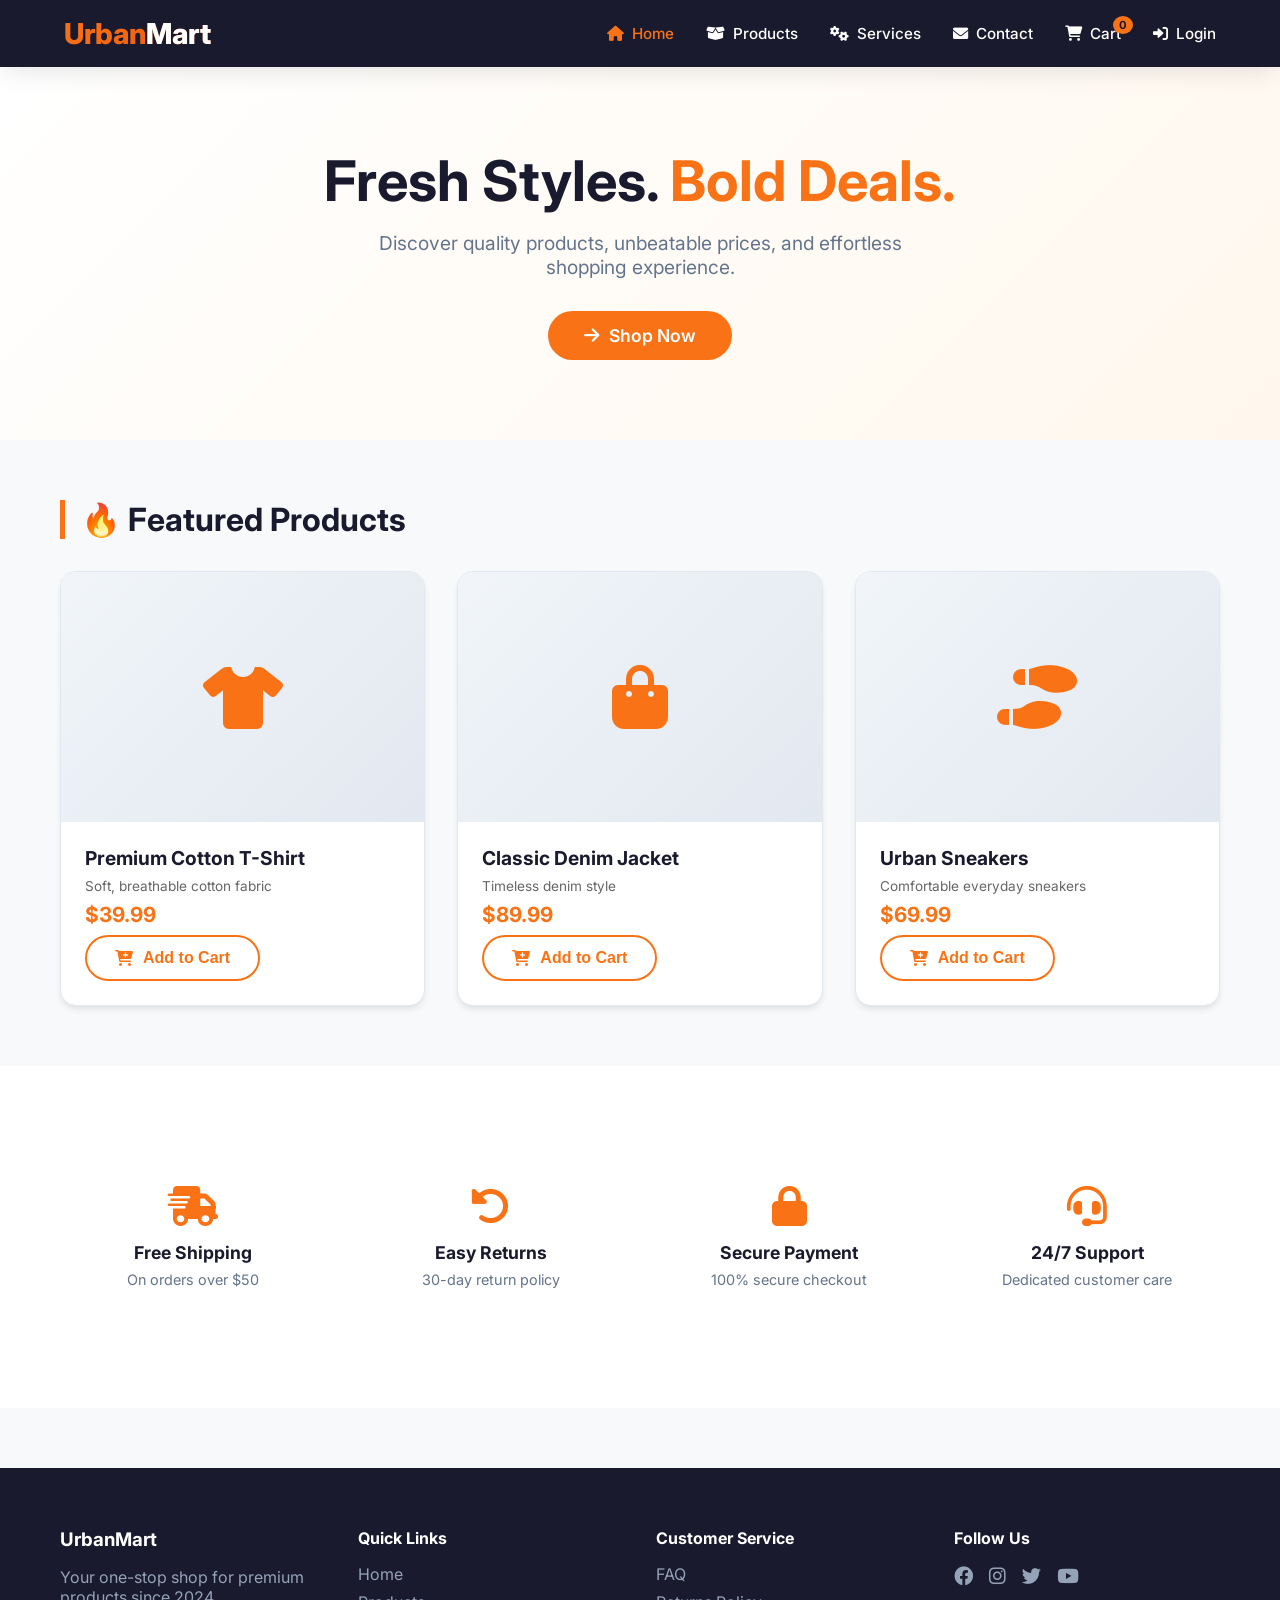
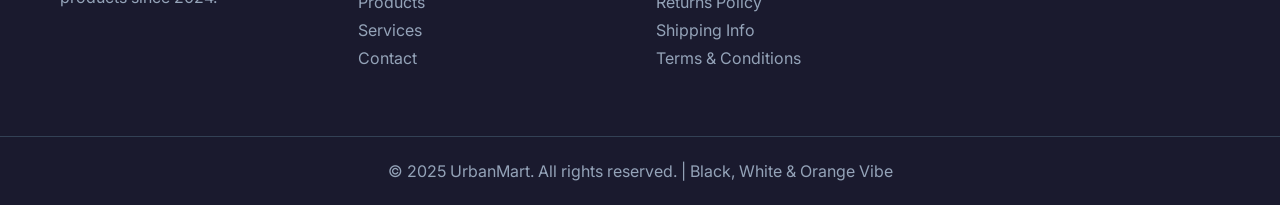
<file: index.html>
<!DOCTYPE html>
<html lang="en">
<head>
    <meta charset="UTF-8">
    <meta name="viewport" content="width=device-width, initial-scale=1.0">
    <title>UrbanMart - Premium Online Shopping</title>
    <link href="https://fonts.googleapis.com/css2?family=Inter:wght@300;400;500;600;700;800&display=swap" rel="stylesheet">
    <link rel="stylesheet" href="https://cdnjs.cloudflare.com/ajax/libs/font-awesome/6.0.0-beta3/css/all.min.css">
    <link rel="stylesheet" href="style.css">
</head>
<body>

<!-- Navigation Bar -->
<nav class="navbar">
    <div class="logo">
        <a href="index.html">Urban<span>Mart</span></a>
    </div>
    <div class="menu-toggle" id="mobileMenuToggle">
        <i class="fas fa-bars"></i>
    </div>
    <ul class="nav-links" id="navLinks">
        <li class="active"><a href="index.html"><i class="fas fa-home"></i> Home</a></li>
        <li><a href="products.html"><i class="fas fa-box-open"></i> Products</a></li>
        <li><a href="services.html"><i class="fas fa-cogs"></i> Services</a></li>
        <li><a href="contact.html"><i class="fas fa-envelope"></i> Contact</a></li>
        <li class="cart-icon">
            <a href="cart.html">
                <i class="fas fa-shopping-cart"></i> Cart
                <span class="cart-count">0</span>
            </a>
        </li>
        <li id="authLinks"><a href="login.html"><i class="fas fa-sign-in-alt"></i> Login</a></li>
        <li id="userInfo" style="display:none;">
            <div class="user-info">
                <span class="user-name"><i class="fas fa-user-circle"></i> <span id="userName"></span></span>
                <button onclick="logout()" class="logout-btn">Logout</button>
            </div>
        </li>
    </ul>
</nav>

<!-- Hero Section -->
<section class="hero">
    <h1>Fresh Styles. <span>Bold Deals.</span></h1>
    <p>Discover quality products, unbeatable prices, and effortless shopping experience.</p>
    <a href="products.html" class="btn btn-primary btn-large">
        <i class="fas fa-arrow-right"></i> Shop Now
    </a>
</section>

<!-- Featured Products -->
<div class="container">
    <h2 class="section-title">🔥 Featured Products</h2>
    <div class="product-grid" id="featuredProducts"></div>
</div>

<!-- Benefits Section -->
<section class="benefits">
    <div class="container">
        <div class="benefits-grid">
            <div class="benefit-item">
                <i class="fas fa-truck-fast"></i>
                <h3>Free Shipping</h3>
                <p>On orders over $50</p>
            </div>
            <div class="benefit-item">
                <i class="fas fa-rotate-left"></i>
                <h3>Easy Returns</h3>
                <p>30-day return policy</p>
            </div>
            <div class="benefit-item">
                <i class="fas fa-lock"></i>
                <h3>Secure Payment</h3>
                <p>100% secure checkout</p>
            </div>
            <div class="benefit-item">
                <i class="fas fa-headset"></i>
                <h3>24/7 Support</h3>
                <p>Dedicated customer care</p>
            </div>
        </div>
    </div>
</section>

<!-- Footer -->
<footer class="footer">
    <div class="footer-content">
        <div class="footer-section">
            <h3>UrbanMart</h3>
            <p>Your one-stop shop for premium products since 2024.</p>
        </div>
        <div class="footer-section">
            <h4>Quick Links</h4>
            <a href="index.html">Home</a>
            <a href="products.html">Products</a>
            <a href="services.html">Services</a>
            <a href="contact.html">Contact</a>
        </div>
        <div class="footer-section">
            <h4>Customer Service</h4>
            <a href="#">FAQ</a>
            <a href="#">Returns Policy</a>
            <a href="#">Shipping Info</a>
            <a href="#">Terms & Conditions</a>
        </div>
        <div class="footer-section">
            <h4>Follow Us</h4>
            <div class="social-links">
                <a href="#"><i class="fab fa-facebook"></i></a>
                <a href="#"><i class="fab fa-instagram"></i></a>
                <a href="#"><i class="fab fa-twitter"></i></a>
                <a href="#"><i class="fab fa-youtube"></i></a>
            </div>
        </div>
    </div>
    <div class="footer-bottom">
        <p>&copy; 2025 UrbanMart. All rights reserved. | Black, White & Orange Vibe</p>
    </div>
</footer>

<script src="script.js"></script>
</body>
</html>
</file>
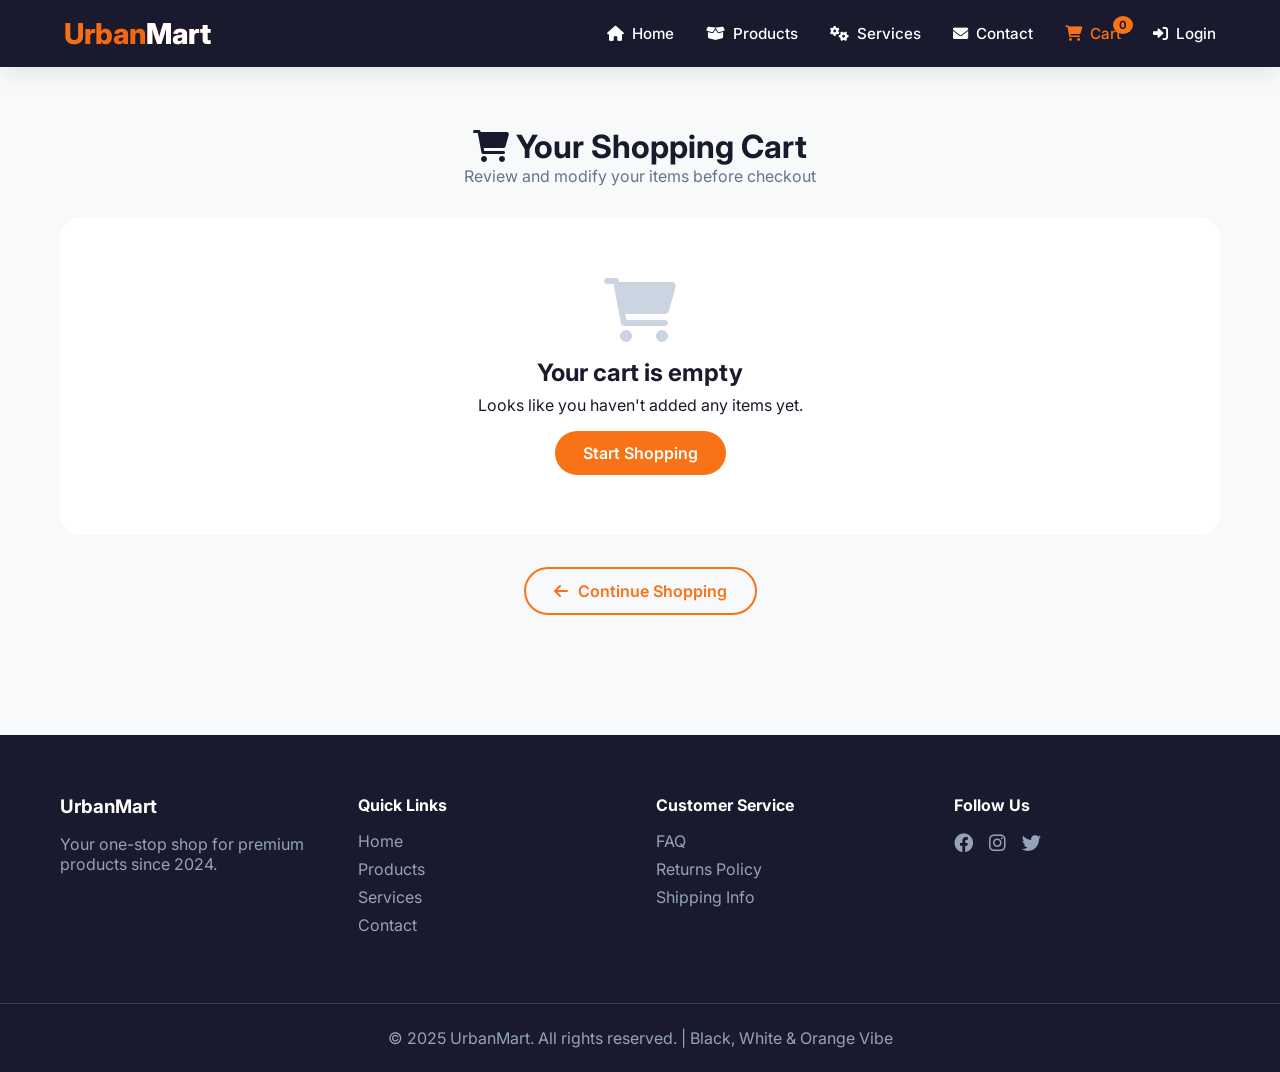
<file: cart.html>
<!DOCTYPE html>
<html lang="en">
<head>
    <meta charset="UTF-8">
    <meta name="viewport" content="width=device-width, initial-scale=1.0">
    <title>UrbanMart - Shopping Cart</title>
    <link href="https://fonts.googleapis.com/css2?family=Inter:wght@300;400;500;600;700;800&display=swap" rel="stylesheet">
    <link rel="stylesheet" href="https://cdnjs.cloudflare.com/ajax/libs/font-awesome/6.0.0-beta3/css/all.min.css">
    <link rel="stylesheet" href="style.css">
    <style>
        .cart-container {
            max-width: 1200px;
            margin: 0 auto;
            padding: 60px 20px;
        }
        .cart-header {
            text-align: center;
            margin-bottom: 2rem;
        }
        .cart-header h1 {
            font-size: 2rem;
            color: #1a1a2e;
        }
        .cart-header p {
            color: #64748b;
        }
        .cart-table {
            width: 100%;
            background: white;
            border-radius: 20px;
            overflow: hidden;
            box-shadow: 0 4px 6px rgba(0,0,0,0.1);
            border-collapse: collapse;
        }
        .cart-table th {
            background: #f8fafc;
            padding: 1rem;
            text-align: left;
            font-weight: 600;
            color: #1a1a2e;
        }
        .cart-table td {
            padding: 1rem;
            border-bottom: 1px solid #e2e8f0;
        }
        .product-info {
            display: flex;
            align-items: center;
            gap: 1rem;
        }
        .product-icon {
            width: 60px;
            height: 60px;
            background: #f1f5f9;
            border-radius: 12px;
            display: flex;
            align-items: center;
            justify-content: center;
            font-size: 1.5rem;
            color: #f97316;
        }
        .cart-quantity {
            width: 70px;
            padding: 8px;
            border: 1px solid #e2e8f0;
            border-radius: 8px;
            text-align: center;
        }
        .remove-btn {
            background: #fee2e2;
            color: #ef4444;
            border: none;
            padding: 8px 12px;
            border-radius: 8px;
            cursor: pointer;
            transition: all 0.3s;
        }
        .remove-btn:hover {
            background: #ef4444;
            color: white;
        }
        .cart-summary {
            background: white;
            padding: 1.5rem;
            border-radius: 20px;
            margin-top: 2rem;
            text-align: right;
            box-shadow: 0 4px 6px rgba(0,0,0,0.1);
        }
        .cart-summary h3 {
            font-size: 1.5rem;
            margin-bottom: 1rem;
        }
        .cart-summary .total {
            color: #f97316;
            font-size: 1.8rem;
        }
        .empty-cart {
            text-align: center;
            padding: 60px;
            background: white;
            border-radius: 20px;
        }
        .empty-cart i {
            font-size: 4rem;
            color: #cbd5e1;
            margin-bottom: 1rem;
        }
        .empty-cart h3 {
            font-size: 1.5rem;
            margin-bottom: 0.5rem;
        }
        .continue-shopping {
            margin-top: 2rem;
            text-align: center;
        }
        @media (max-width: 768px) {
            .cart-table, .cart-table tbody, .cart-table tr, .cart-table td {
                display: block;
                width: 100%;
            }
            .cart-table tr {
                margin-bottom: 1rem;
                border: 1px solid #e2e8f0;
                border-radius: 12px;
            }
        }
    </style>
</head>
<body>

<!-- Navigation Bar -->
<nav class="navbar">
    <div class="logo">
        <a href="index.html">Urban<span>Mart</span></a>
    </div>
    <div class="menu-toggle" id="mobileMenuToggle">
        <i class="fas fa-bars"></i>
    </div>
    <ul class="nav-links" id="navLinks">
        <li><a href="index.html"><i class="fas fa-home"></i> Home</a></li>
        <li><a href="products.html"><i class="fas fa-box-open"></i> Products</a></li>
        <li><a href="services.html"><i class="fas fa-cogs"></i> Services</a></li>
        <li><a href="contact.html"><i class="fas fa-envelope"></i> Contact</a></li>
        <li class="active cart-icon">
            <a href="cart.html">
                <i class="fas fa-shopping-cart"></i> Cart
                <span class="cart-count" id="cartCountDisplay">0</span>
            </a>
        </li>
        <li id="authLinks"><a href="login.html"><i class="fas fa-sign-in-alt"></i> Login</a></li>
        <li id="userInfo" style="display:none;">
            <div class="user-info">
                <span class="user-name"><i class="fas fa-user-circle"></i> <span id="userNameDisplay"></span></span>
                <button onclick="logout()" class="logout-btn">Logout</button>
            </div>
        </li>
    </ul>
</nav>

<!-- Cart Content -->
<div class="cart-container">
    <div class="cart-header">
        <h1><i class="fas fa-shopping-cart"></i> Your Shopping Cart</h1>
        <p>Review and modify your items before checkout</p>
    </div>
    
    <div id="cartItems"></div>
    
    <div class="continue-shopping">
        <a href="products.html" class="btn btn-outline">
            <i class="fas fa-arrow-left"></i> Continue Shopping
        </a>
    </div>
</div>

<!-- Footer -->
<footer class="footer">
    <div class="footer-content">
        <div class="footer-section">
            <h3>UrbanMart</h3>
            <p>Your one-stop shop for premium products since 2024.</p>
        </div>
        <div class="footer-section">
            <h4>Quick Links</h4>
            <a href="index.html">Home</a>
            <a href="products.html">Products</a>
            <a href="services.html">Services</a>
            <a href="contact.html">Contact</a>
        </div>
        <div class="footer-section">
            <h4>Customer Service</h4>
            <a href="#">FAQ</a>
            <a href="#">Returns Policy</a>
            <a href="#">Shipping Info</a>
        </div>
        <div class="footer-section">
            <h4>Follow Us</h4>
            <div class="social-links">
                <a href="#"><i class="fab fa-facebook"></i></a>
                <a href="#"><i class="fab fa-instagram"></i></a>
                <a href="#"><i class="fab fa-twitter"></i></a>
            </div>
        </div>
    </div>
    <div class="footer-bottom">
        <p>&copy; 2025 UrbanMart. All rights reserved. | Black, White & Orange Vibe</p>
    </div>
</footer>

<script>
    // Products Database
    const products = [
        { id: 1, name: "Premium Cotton T-Shirt", price: 39.99, icon: "fa-tshirt" },
        { id: 2, name: "Classic Denim Jacket", price: 89.99, icon: "fa-shopping-bag" },
        { id: 3, name: "Urban Sneakers", price: 69.99, icon: "fa-shoe-prints" },
        { id: 4, name: "Wireless Headphones", price: 99.99, icon: "fa-headphones" },
        { id: 5, name: "Smart Watch", price: 149.99, icon: "fa-clock" },
        { id: 6, name: "Leather Backpack", price: 79.99, icon: "fa-bag-shopping" }
    ];
    
    let cart = JSON.parse(localStorage.getItem('urbanmart_cart')) || [];
    
    function saveCart() {
        localStorage.setItem('urbanmart_cart', JSON.stringify(cart));
        updateCartCount();
    }
    
    function updateCartCount() {
        const total = cart.reduce((sum, item) => sum + item.quantity, 0);
        const badges = document.querySelectorAll('.cart-count');
        badges.forEach(badge => {
            if (badge) badge.textContent = total;
        });
    }
    
    function removeFromCart(productId) {
        cart = cart.filter(item => item.id !== productId);
        saveCart();
        renderCart();
        showNotification('Item removed from cart', 'info');
    }
    
    function updateQuantity(productId, quantity) {
        const item = cart.find(item => item.id === productId);
        if (item) {
            item.quantity = Math.max(1, parseInt(quantity));
            saveCart();
            renderCart();
        }
    }
    
    function checkout() {
        if (cart.length === 0) {
            showNotification('Your cart is empty!', 'error');
            return;
        }
        const total = cart.reduce((sum, i) => sum + (i.price * i.quantity), 0);
        alert(`Thank you for your order!\n\nTotal: $${total.toFixed(2)}\n\nYour order has been placed successfully!`);
        cart = [];
        saveCart();
        renderCart();
    }
    
    function renderCart() {
        const container = document.getElementById('cartItems');
        if (!container) return;
        
        if (cart.length === 0) {
            container.innerHTML = `
                <div class="empty-cart">
                    <i class="fas fa-shopping-cart"></i>
                    <h3>Your cart is empty</h3>
                    <p>Looks like you haven't added any items yet.</p>
                    <a href="products.html" class="btn btn-primary" style="margin-top: 1rem;">Start Shopping</a>
                </div>
            `;
            return;
        }
        
        let total = 0;
        let html = `
            <table class="cart-table">
                <thead>
                    <tr><th>Product</th><th>Price</th><th>Quantity</th><th>Total</th><th></th></tr>
                </thead>
                <tbody>
        `;
        
        cart.forEach(item => {
            const product = products.find(p => p.id === item.id);
            const itemTotal = item.price * item.quantity;
            total += itemTotal;
            html += `
                <tr>
                    <td>
                        <div class="product-info">
                            <div class="product-icon"><i class="fas ${product.icon}"></i></div>
                            <div><strong>${item.name}</strong></div>
                        </div>
                    </td>
                    <td>$${item.price.toFixed(2)}</td>
                    <td>
                        <input type="number" class="cart-quantity" value="${item.quantity}" min="1" 
                               onchange="updateQuantity(${item.id}, this.value)">
                    </td>
                    <td>$${itemTotal.toFixed(2)}</td>
                    <td>
                        <button class="remove-btn" onclick="removeFromCart(${item.id})">
                            <i class="fas fa-trash"></i> Remove
                        </button>
                    </td>
                </tr>
            `;
        });
        
        html += `
                </tbody>
            </table>
            <div class="cart-summary">
                <h3>Subtotal: <span class="total">$${total.toFixed(2)}</span></h3>
                <p>Shipping & taxes calculated at checkout</p>
                <button class="btn btn-primary" onclick="checkout()" style="margin-top: 1rem;">
                    <i class="fas fa-credit-card"></i> Proceed to Checkout
                </button>
            </div>
        `;
        
        container.innerHTML = html;
    }
    
    function showNotification(message, type) {
        const notification = document.createElement('div');
        notification.style.cssText = `
            position: fixed; bottom: 20px; right: 20px;
            background: ${type === 'error' ? '#ef4444' : '#10b981'};
            color: white; padding: 12px 20px; border-radius: 12px;
            z-index: 9999; animation: fadeIn 0.3s ease;
        `;
        notification.innerHTML = message;
        document.body.appendChild(notification);
        setTimeout(() => notification.remove(), 3000);
    }
    
    function checkLoginStatus() {
        fetch('check_auth.php')
            .then(res => res.json())
            .then(data => {
                const authLinks = document.getElementById('authLinks');
                const userInfo = document.getElementById('userInfo');
                const userName = document.getElementById('userNameDisplay');
                if (data.logged_in && authLinks && userInfo) {
                    authLinks.style.display = 'none';
                    userInfo.style.display = 'flex';
                    if (userName) userName.textContent = data.user_name;
                }
            })
            .catch(() => {});
    }
    
    function logout() { window.location.href = 'logout.php'; }
    
    function initMobileMenu() {
        const toggle = document.getElementById('mobileMenuToggle');
        const nav = document.getElementById('navLinks');
        if (toggle && nav) {
            toggle.addEventListener('click', () => nav.classList.toggle('show'));
        }
    }
    
    document.addEventListener('DOMContentLoaded', () => {
        renderCart();
        updateCartCount();
        checkLoginStatus();
        initMobileMenu();
    });
</script>
</body>
</html>
</file>
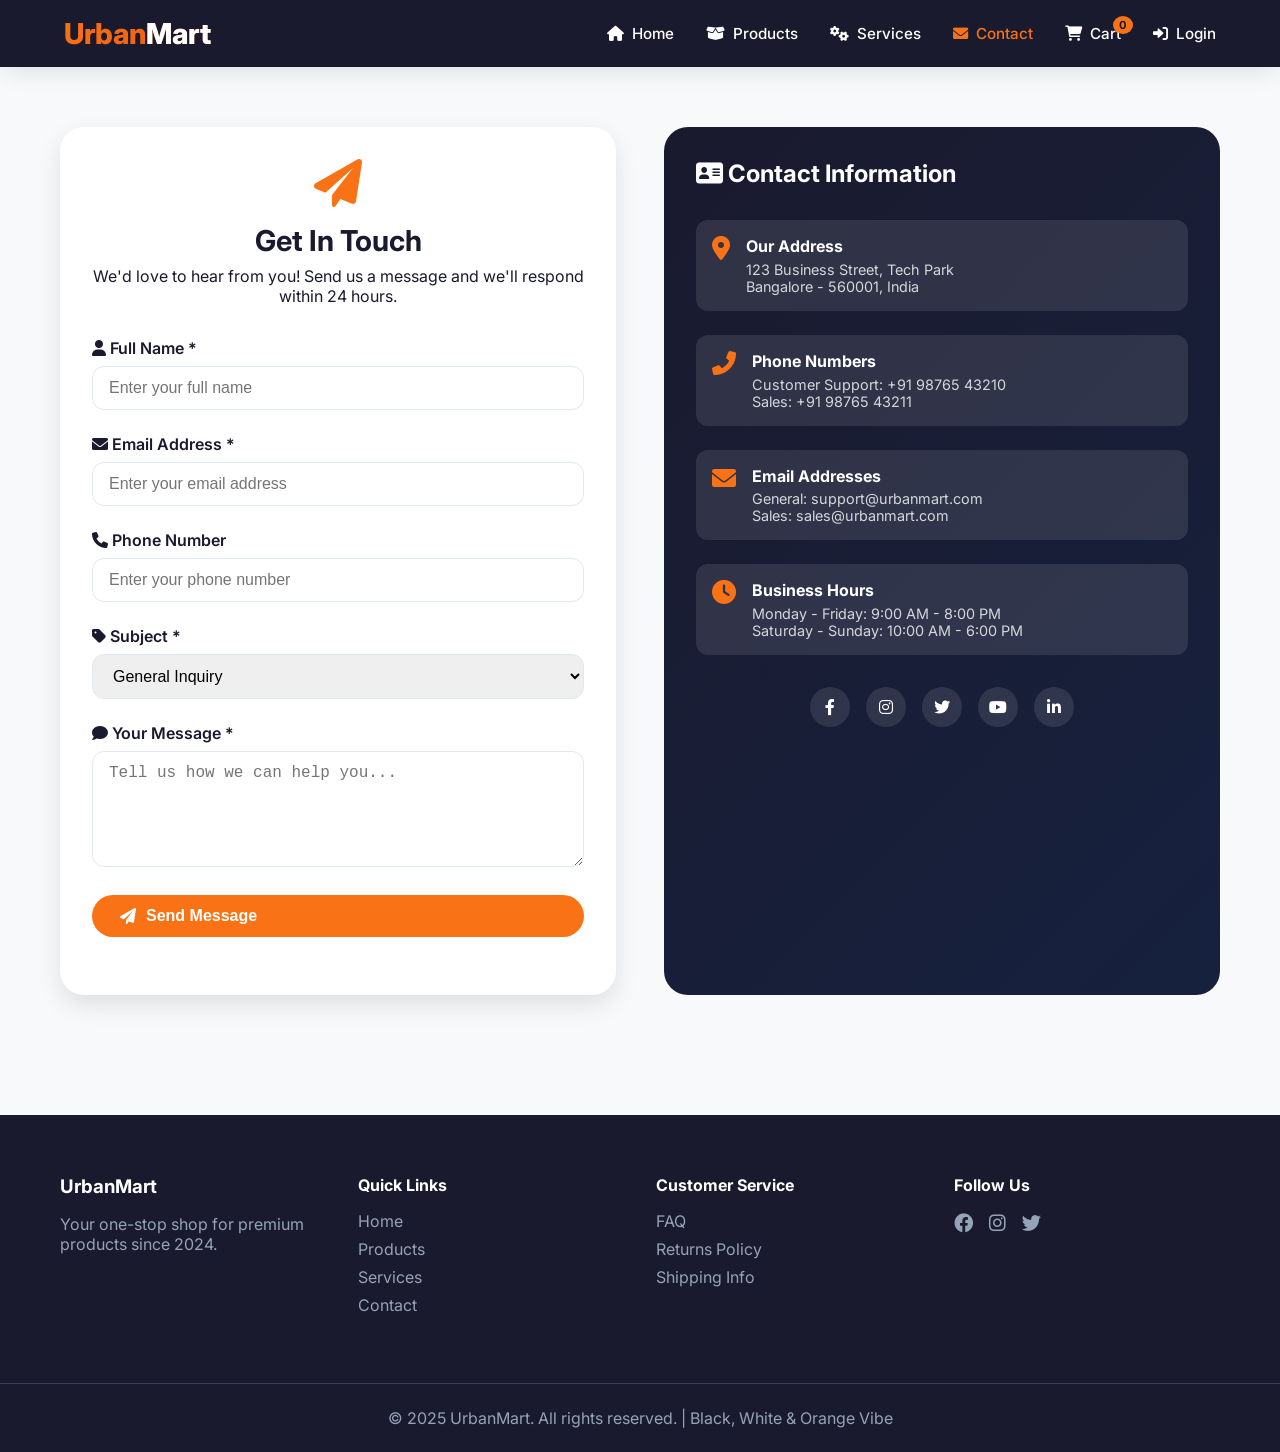
<file: contact.html>
<!DOCTYPE html>
<html lang="en">
<head>
    <meta charset="UTF-8">
    <meta name="viewport" content="width=device-width, initial-scale=1.0">
    <title>UrbanMart - Contact Us</title>
    <link href="https://fonts.googleapis.com/css2?family=Inter:wght@300;400;500;600;700;800&display=swap" rel="stylesheet">
    <link rel="stylesheet" href="https://cdnjs.cloudflare.com/ajax/libs/font-awesome/6.0.0-beta3/css/all.min.css">
    <link rel="stylesheet" href="style.css">
    <style>
        .contact-page-wrapper {
            display: grid;
            grid-template-columns: 1fr 1fr;
            gap: 3rem;
            max-width: 1200px;
            margin: 0 auto;
            padding: 60px 20px;
        }
        .contact-form-container {
            background: white;
            border-radius: 24px;
            padding: 2rem;
            box-shadow: 0 10px 25px rgba(0,0,0,0.1);
        }
        .contact-info-container {
            background: linear-gradient(135deg, #1a1a2e 0%, #16213e 100%);
            border-radius: 24px;
            padding: 2rem;
            color: white;
        }
        .form-header {
            text-align: center;
            margin-bottom: 2rem;
        }
        .form-header i {
            font-size: 3rem;
            color: #f97316;
            margin-bottom: 1rem;
        }
        .form-header h2 {
            font-size: 1.8rem;
            margin-bottom: 0.5rem;
        }
        .form-group {
            margin-bottom: 1.5rem;
        }
        .form-group label {
            display: block;
            margin-bottom: 0.5rem;
            font-weight: 600;
            color: #1a1a2e;
        }
        .form-group input,
        .form-group textarea,
        .form-group select {
            width: 100%;
            padding: 12px 16px;
            border: 1px solid #e2e8f0;
            border-radius: 12px;
            font-size: 1rem;
            transition: all 0.3s;
        }
        .form-group input:focus,
        .form-group textarea:focus {
            outline: none;
            border-color: #f97316;
            box-shadow: 0 0 0 3px rgba(249,115,22,0.1);
        }
        .contact-info-item {
            display: flex;
            gap: 1rem;
            margin-bottom: 1.5rem;
            padding: 1rem;
            background: rgba(255,255,255,0.1);
            border-radius: 12px;
        }
        .contact-info-item i {
            font-size: 1.5rem;
            color: #f97316;
        }
        .contact-info-item h4 {
            margin-bottom: 0.3rem;
        }
        .contact-info-item p {
            opacity: 0.8;
            font-size: 0.9rem;
        }
        .map-container {
            margin-top: 2rem;
            border-radius: 12px;
            overflow: hidden;
        }
        .success-msg, .error-msg {
            padding: 12px;
            border-radius: 8px;
            margin-top: 1rem;
            text-align: center;
        }
        .success-msg { background: #dcfce7; color: #166534; }
        .error-msg { background: #fee2e2; color: #991b1b; }
        .social-contact {
            display: flex;
            gap: 1rem;
            margin-top: 2rem;
            justify-content: center;
        }
        .social-contact a {
            width: 40px;
            height: 40px;
            background: rgba(255,255,255,0.1);
            border-radius: 50%;
            display: flex;
            align-items: center;
            justify-content: center;
            color: white;
            text-decoration: none;
            transition: all 0.3s;
        }
        .social-contact a:hover {
            background: #f97316;
            transform: translateY(-3px);
        }
        @media (max-width: 768px) {
            .contact-page-wrapper {
                grid-template-columns: 1fr;
                padding: 30px 15px;
            }
        }
    </style>
</head>
<body>

<!-- Navigation Bar -->
<nav class="navbar">
    <div class="logo">
        <a href="index.html">Urban<span>Mart</span></a>
    </div>
    <div class="menu-toggle" id="mobileMenuToggle">
        <i class="fas fa-bars"></i>
    </div>
    <ul class="nav-links" id="navLinks">
        <li><a href="index.html"><i class="fas fa-home"></i> Home</a></li>
        <li><a href="products.html"><i class="fas fa-box-open"></i> Products</a></li>
        <li><a href="services.html"><i class="fas fa-cogs"></i> Services</a></li>
        <li class="active"><a href="contact.html"><i class="fas fa-envelope"></i> Contact</a></li>
        <li class="cart-icon">
            <a href="cart.html">
                <i class="fas fa-shopping-cart"></i> Cart
                <span class="cart-count" id="cartCountDisplay">0</span>
            </a>
        </li>
        <li id="authLinks"><a href="login.html"><i class="fas fa-sign-in-alt"></i> Login</a></li>
        <li id="userInfo" style="display:none;">
            <div class="user-info">
                <span class="user-name"><i class="fas fa-user-circle"></i> <span id="userNameDisplay"></span></span>
                <button onclick="logout()" class="logout-btn">Logout</button>
            </div>
        </li>
    </ul>
</nav>

<!-- Contact Page Content -->
<div class="contact-page-wrapper">
    <!-- Contact Form -->
    <div class="contact-form-container">
        <div class="form-header">
            <i class="fas fa-paper-plane"></i>
            <h2>Get In Touch</h2>
            <p>We'd love to hear from you! Send us a message and we'll respond within 24 hours.</p>
        </div>
        
        <form id="contactForm">
            <div class="form-group">
                <label><i class="fas fa-user"></i> Full Name *</label>
                <input type="text" id="contactName" placeholder="Enter your full name" required>
            </div>
            
            <div class="form-group">
                <label><i class="fas fa-envelope"></i> Email Address *</label>
                <input type="email" id="contactEmail" placeholder="Enter your email address" required>
            </div>
            
            <div class="form-group">
                <label><i class="fas fa-phone"></i> Phone Number</label>
                <input type="tel" id="contactPhone" placeholder="Enter your phone number">
            </div>
            
            <div class="form-group">
                <label><i class="fas fa-tag"></i> Subject *</label>
                <select id="contactSubject">
                    <option value="general">General Inquiry</option>
                    <option value="order">Order Related</option>
                    <option value="return">Return/Exchange</option>
                    <option value="feedback">Feedback</option>
                    <option value="support">Technical Support</option>
                </select>
            </div>
            
            <div class="form-group">
                <label><i class="fas fa-comment"></i> Your Message *</label>
                <textarea id="contactMsg" rows="5" placeholder="Tell us how we can help you..." required></textarea>
            </div>
            
            <button type="submit" class="btn btn-primary" style="width: 100%;">
                <i class="fas fa-paper-plane"></i> Send Message
            </button>
            
            <div id="formMessage" style="display:none;"></div>
        </form>
    </div>
    
    <!-- Contact Information -->
    <div class="contact-info-container">
        <h2 style="margin-bottom: 2rem;"><i class="fas fa-address-card"></i> Contact Information</h2>
        
        <div class="contact-info-item">
            <i class="fas fa-map-marker-alt"></i>
            <div>
                <h4>Our Address</h4>
                <p>123 Business Street, Tech Park<br>Bangalore - 560001, India</p>
            </div>
        </div>
        
        <div class="contact-info-item">
            <i class="fas fa-phone-alt"></i>
            <div>
                <h4>Phone Numbers</h4>
                <p>Customer Support: +91 98765 43210<br>Sales: +91 98765 43211</p>
            </div>
        </div>
        
        <div class="contact-info-item">
            <i class="fas fa-envelope"></i>
            <div>
                <h4>Email Addresses</h4>
                <p>General: support@urbanmart.com<br>Sales: sales@urbanmart.com</p>
            </div>
        </div>
        
        <div class="contact-info-item">
            <i class="fas fa-clock"></i>
            <div>
                <h4>Business Hours</h4>
                <p>Monday - Friday: 9:00 AM - 8:00 PM<br>Saturday - Sunday: 10:00 AM - 6:00 PM</p>
            </div>
        </div>
        
        <div class="social-contact">
            <a href="#"><i class="fab fa-facebook-f"></i></a>
            <a href="#"><i class="fab fa-instagram"></i></a>
            <a href="#"><i class="fab fa-twitter"></i></a>
            <a href="#"><i class="fab fa-youtube"></i></a>
            <a href="#"><i class="fab fa-linkedin-in"></i></a>
        </div>
        
        <div class="map-container">
            <iframe src="https://www.google.com/maps/embed?pb=!1m18!1m12!1m3!1d3888.5!2d77.5945!3d12.9716!2m3!1f0!2f0!3f0!3m2!1i1024!2i768!4f13.1!3m3!1m2!1s0x3bae1670c9b44e6d%3A0xf8dfc3e8517e4fe0!2sBengaluru%2C%20Karnataka!5e0!3m2!1sen!2sin!4v1700000000000!5m2!1sen!2sin" 
                width="100%" height="200" style="border:0; border-radius:12px;" allowfullscreen="" loading="lazy"></iframe>
        </div>
    </div>
</div>

<!-- Footer -->
<footer class="footer">
    <div class="footer-content">
        <div class="footer-section">
            <h3>UrbanMart</h3>
            <p>Your one-stop shop for premium products since 2024.</p>
        </div>
        <div class="footer-section">
            <h4>Quick Links</h4>
            <a href="index.html">Home</a>
            <a href="products.html">Products</a>
            <a href="services.html">Services</a>
            <a href="contact.html">Contact</a>
        </div>
        <div class="footer-section">
            <h4>Customer Service</h4>
            <a href="#">FAQ</a>
            <a href="#">Returns Policy</a>
            <a href="#">Shipping Info</a>
        </div>
        <div class="footer-section">
            <h4>Follow Us</h4>
            <div class="social-links">
                <a href="#"><i class="fab fa-facebook"></i></a>
                <a href="#"><i class="fab fa-instagram"></i></a>
                <a href="#"><i class="fab fa-twitter"></i></a>
            </div>
        </div>
    </div>
    <div class="footer-bottom">
        <p>&copy; 2025 UrbanMart. All rights reserved. | Black, White & Orange Vibe</p>
    </div>
</footer>

<script src="script.js"></script>
<script>
    document.addEventListener('DOMContentLoaded', function() {
        updateCartCount();
        checkLoginStatus();
        initMobileMenu();
        setupContactForm();
    });
    
    function setupContactForm() {
        const form = document.getElementById('contactForm');
        if (!form) return;
        
        form.addEventListener('submit', async function(e) {
            e.preventDefault();
            
            const formData = new FormData();
            formData.append('name', document.getElementById('contactName').value);
            formData.append('email', document.getElementById('contactEmail').value);
            formData.append('phone', document.getElementById('contactPhone').value);
            formData.append('subject', document.getElementById('contactSubject').value);
            formData.append('message', document.getElementById('contactMsg').value);
            
            const response = await fetch('save_contact.php', {
                method: 'POST',
                body: formData
            });
            
            const result = await response.json();
            const msgDiv = document.getElementById('formMessage');
            msgDiv.style.display = 'block';
            msgDiv.className = result.success ? 'success-msg' : 'error-msg';
            msgDiv.innerHTML = result.message;
            
            if (result.success) {
                form.reset();
                setTimeout(() => {
                    msgDiv.style.display = 'none';
                }, 3000);
            }
        });
    }
    
    function updateCartCount() {
        let cart = JSON.parse(localStorage.getItem('urbanmart_cart')) || [];
        const total = cart.reduce((sum, item) => sum + item.quantity, 0);
        const badge = document.getElementById('cartCountDisplay');
        if (badge) badge.textContent = total;
    }
    
    function checkLoginStatus() {
        fetch('check_auth.php')
            .then(res => res.json())
            .then(data => {
                const authLinks = document.getElementById('authLinks');
                const userInfo = document.getElementById('userInfo');
                const userName = document.getElementById('userNameDisplay');
                if (data.logged_in && authLinks && userInfo) {
                    authLinks.style.display = 'none';
                    userInfo.style.display = 'flex';
                    if (userName) userName.textContent = data.user_name;
                }
            })
            .catch(() => {});
    }
    
    function logout() { window.location.href = 'logout.php'; }
    function initMobileMenu() {
        const toggle = document.getElementById('mobileMenuToggle');
        const nav = document.getElementById('navLinks');
        if (toggle && nav) {
            toggle.addEventListener('click', () => nav.classList.toggle('show'));
        }
    }
</script>
</body>
</html>
</file>
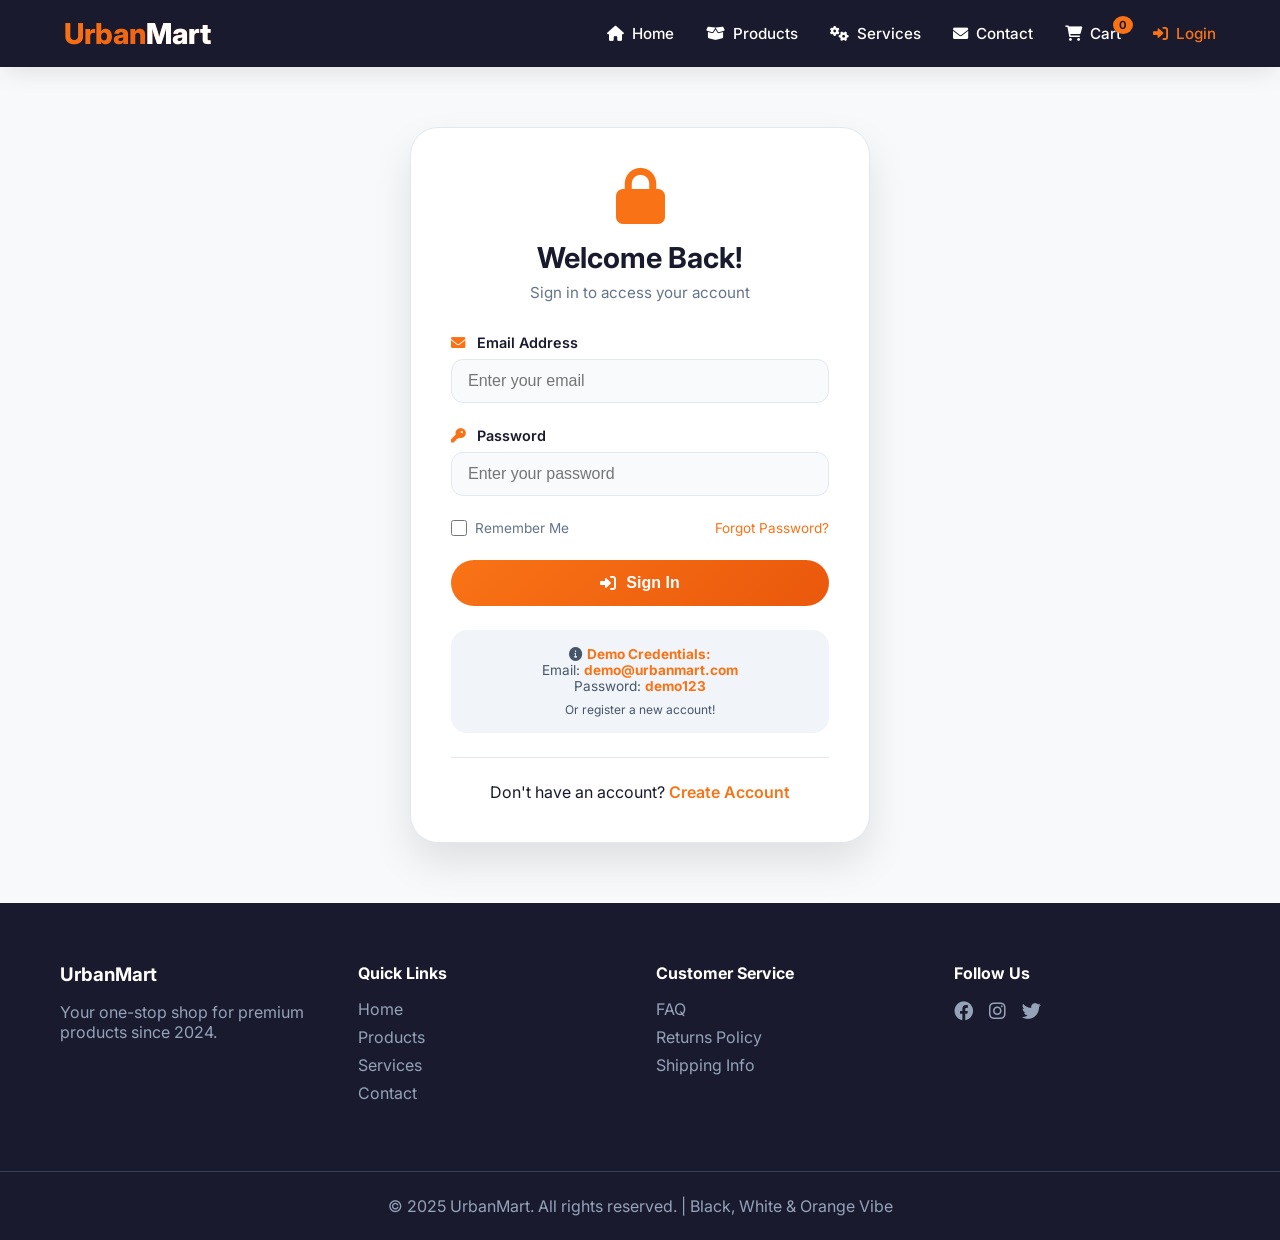
<file: login.html>
<!DOCTYPE html>
<html lang="en">
<head>
    <meta charset="UTF-8">
    <meta name="viewport" content="width=device-width, initial-scale=1.0">
    <title>UrbanMart - Login to Your Account</title>
    <link href="https://fonts.googleapis.com/css2?family=Inter:wght@300;400;500;600;700;800&display=swap" rel="stylesheet">
    <link rel="stylesheet" href="https://cdnjs.cloudflare.com/ajax/libs/font-awesome/6.0.0-beta3/css/all.min.css">
    <link rel="stylesheet" href="style.css">
    <style>
        /* Login Page Specific Styles */
        .login-container {
            max-width: 500px;
            margin: 60px auto;
            padding: 0 20px;
        }
        
        .login-card {
            background: white;
            border-radius: 28px;
            padding: 2.5rem;
            box-shadow: 0 20px 40px rgba(0,0,0,0.1);
            border: 1px solid #e2e8f0;
        }
        
        .login-header {
            text-align: center;
            margin-bottom: 2rem;
        }
        
        .login-header i {
            font-size: 3.5rem;
            color: #f97316;
            margin-bottom: 1rem;
        }
        
        .login-header h2 {
            font-size: 1.8rem;
            margin-bottom: 0.5rem;
            color: #1a1a2e;
        }
        
        .login-header p {
            color: #64748b;
            font-size: 0.95rem;
        }
        
        .form-group {
            margin-bottom: 1.5rem;
        }
        
        .form-group label {
            display: block;
            margin-bottom: 0.5rem;
            font-weight: 600;
            color: #1a1a2e;
            font-size: 0.9rem;
        }
        
        .form-group label i {
            margin-right: 8px;
            color: #f97316;
        }
        
        .form-group input {
            width: 100%;
            padding: 12px 16px;
            border: 1px solid #e2e8f0;
            border-radius: 12px;
            font-size: 1rem;
            transition: all 0.3s;
            background: #f8fafc;
        }
        
        .form-group input:focus {
            outline: none;
            border-color: #f97316;
            box-shadow: 0 0 0 3px rgba(249,115,22,0.1);
            background: white;
        }
        
        .form-options {
            display: flex;
            justify-content: space-between;
            align-items: center;
            margin-bottom: 1.5rem;
        }
        
        .checkbox {
            display: flex;
            align-items: center;
            gap: 8px;
            cursor: pointer;
            font-size: 0.85rem;
            color: #64748b;
        }
        
        .checkbox input {
            width: 16px;
            height: 16px;
            cursor: pointer;
        }
        
        .forgot-password {
            color: #f97316;
            text-decoration: none;
            font-size: 0.85rem;
            transition: color 0.3s;
        }
        
        .forgot-password:hover {
            color: #ea580c;
            text-decoration: underline;
        }
        
        .btn-login {
            width: 100%;
            padding: 14px;
            background: linear-gradient(135deg, #f97316, #ea580c);
            color: white;
            border: none;
            border-radius: 40px;
            font-size: 1rem;
            font-weight: 600;
            cursor: pointer;
            transition: all 0.3s;
            display: flex;
            align-items: center;
            justify-content: center;
            gap: 10px;
        }
        
        .btn-login:hover {
            transform: translateY(-2px);
            box-shadow: 0 10px 20px rgba(249,115,22,0.3);
        }
        
        .btn-login:disabled {
            opacity: 0.7;
            cursor: not-allowed;
            transform: none;
        }
        
        .register-link {
            text-align: center;
            margin-top: 1.5rem;
            padding-top: 1.5rem;
            border-top: 1px solid #e2e8f0;
        }
        
        .register-link a {
            color: #f97316;
            text-decoration: none;
            font-weight: 600;
        }
        
        .register-link a:hover {
            text-decoration: underline;
        }
        
        .demo-box {
            margin-top: 1.5rem;
            padding: 1rem;
            background: #f1f5f9;
            border-radius: 16px;
            text-align: center;
        }
        
        .demo-box p {
            font-size: 0.85rem;
            color: #475569;
        }
        
        .demo-box strong {
            color: #f97316;
        }
        
        .success-msg, .error-msg {
            padding: 12px;
            border-radius: 12px;
            margin-top: 1rem;
            text-align: center;
            font-size: 0.9rem;
        }
        
        .success-msg {
            background: #dcfce7;
            color: #166534;
            border-left: 4px solid #10b981;
        }
        
        .error-msg {
            background: #fee2e2;
            color: #991b1b;
            border-left: 4px solid #ef4444;
        }
        
        @media (max-width: 550px) {
            .login-card {
                padding: 1.5rem;
            }
        }
    </style>
</head>
<body>

<!-- Navigation Bar -->
<nav class="navbar">
    <div class="logo">
        <a href="index.html">Urban<span>Mart</span></a>
    </div>
    <div class="menu-toggle" id="mobileMenuToggle">
        <i class="fas fa-bars"></i>
    </div>
    <ul class="nav-links" id="navLinks">
        <li><a href="index.html"><i class="fas fa-home"></i> Home</a></li>
        <li><a href="products.html"><i class="fas fa-box-open"></i> Products</a></li>
        <li><a href="services.html"><i class="fas fa-cogs"></i> Services</a></li>
        <li><a href="contact.html"><i class="fas fa-envelope"></i> Contact</a></li>
        <li class="cart-icon">
            <a href="cart.html">
                <i class="fas fa-shopping-cart"></i> Cart
                <span class="cart-count" id="cartCountDisplay">0</span>
            </a>
        </li>
        <li class="active"><a href="login.html"><i class="fas fa-sign-in-alt"></i> Login</a></li>
    </ul>
</nav>

<!-- Login Form -->
<div class="login-container">
    <div class="login-card">
        <div class="login-header">
            <i class="fas fa-lock"></i>
            <h2>Welcome Back!</h2>
            <p>Sign in to access your account</p>
        </div>
        
        <form id="loginForm">
            <div class="form-group">
                <label><i class="fas fa-envelope"></i> Email Address</label>
                <input type="email" id="loginEmail" placeholder="Enter your email" required>
            </div>
            
            <div class="form-group">
                <label><i class="fas fa-key"></i> Password</label>
                <input type="password" id="loginPassword" placeholder="Enter your password" required>
            </div>
            
            <div class="form-options">
                <label class="checkbox">
                    <input type="checkbox" id="rememberMe"> Remember Me
                </label>
                <a href="#" class="forgot-password">Forgot Password?</a>
            </div>
            
            <button type="submit" class="btn-login" id="loginBtn">
                <i class="fas fa-sign-in-alt"></i> Sign In
            </button>
            
            <div id="loginMessage" style="display:none;"></div>
        </form>
        
        <div class="demo-box">
            <p><i class="fas fa-info-circle"></i> <strong>Demo Credentials:</strong></p>
            <p>Email: <strong>demo@urbanmart.com</strong><br>Password: <strong>demo123</strong></p>
            <p style="margin-top: 8px; font-size: 0.75rem;">Or register a new account!</p>
        </div>
        
        <div class="register-link">
            <p>Don't have an account? <a href="register.html">Create Account</a></p>
        </div>
    </div>
</div>

<!-- Footer -->
<footer class="footer">
    <div class="footer-content">
        <div class="footer-section">
            <h3>UrbanMart</h3>
            <p>Your one-stop shop for premium products since 2024.</p>
        </div>
        <div class="footer-section">
            <h4>Quick Links</h4>
            <a href="index.html">Home</a>
            <a href="products.html">Products</a>
            <a href="services.html">Services</a>
            <a href="contact.html">Contact</a>
        </div>
        <div class="footer-section">
            <h4>Customer Service</h4>
            <a href="#">FAQ</a>
            <a href="#">Returns Policy</a>
            <a href="#">Shipping Info</a>
        </div>
        <div class="footer-section">
            <h4>Follow Us</h4>
            <div class="social-links">
                <a href="#"><i class="fab fa-facebook"></i></a>
                <a href="#"><i class="fab fa-instagram"></i></a>
                <a href="#"><i class="fab fa-twitter"></i></a>
            </div>
        </div>
    </div>
    <div class="footer-bottom">
        <p>&copy; 2025 UrbanMart. All rights reserved. | Black, White & Orange Vibe</p>
    </div>
</footer>

<script>
    // Update cart count
    function updateCartCount() {
        let cart = JSON.parse(localStorage.getItem('urbanmart_cart')) || [];
        const total = cart.reduce((sum, item) => sum + item.quantity, 0);
        const badges = document.querySelectorAll('.cart-count');
        badges.forEach(badge => {
            if (badge) badge.textContent = total;
        });
    }
    
    // Mobile menu toggle
    function initMobileMenu() {
        const toggle = document.getElementById('mobileMenuToggle');
        const nav = document.getElementById('navLinks');
        if (toggle && nav) {
            toggle.addEventListener('click', () => nav.classList.toggle('show'));
        }
    }
    
    // Show message function
    function showMessage(message, type) {
        const msgDiv = document.getElementById('loginMessage');
        msgDiv.style.display = 'block';
        msgDiv.className = type === 'success' ? 'success-msg' : 'error-msg';
        msgDiv.innerHTML = message;
        
        // Scroll to message
        msgDiv.scrollIntoView({ behavior: 'smooth', block: 'nearest' });
        
        // Auto hide after 5 seconds
        setTimeout(() => {
            if (msgDiv.style.display === 'block') {
                msgDiv.style.opacity = '0';
                setTimeout(() => {
                    msgDiv.style.display = 'none';
                    msgDiv.style.opacity = '1';
                }, 300);
            }
        }, 5000);
    }
    
    // Handle Login Form Submission
    document.getElementById('loginForm').addEventListener('submit', async function(e) {
        e.preventDefault();
        
        const email = document.getElementById('loginEmail').value.trim();
        const password = document.getElementById('loginPassword').value;
        const rememberMe = document.getElementById('rememberMe').checked;
        
        // Validation
        if (!email) {
            showMessage('Please enter your email address', 'error');
            return;
        }
        
        if (!password) {
            showMessage('Please enter your password', 'error');
            return;
        }
        
        // Email format validation
        const emailRegex = /^[^\s@]+@[^\s@]+\.[^\s@]+$/;
        if (!emailRegex.test(email)) {
            showMessage('Please enter a valid email address', 'error');
            return;
        }
        
        // Disable button and show loading
        const submitBtn = document.getElementById('loginBtn');
        const originalText = submitBtn.innerHTML;
        submitBtn.innerHTML = '<i class="fas fa-spinner fa-spin"></i> Signing In...';
        submitBtn.disabled = true;
        
        // Create form data
        const formData = new FormData();
        formData.append('email', email);
        formData.append('password', password);
        
        try {
            const response = await fetch('login.php', {
                method: 'POST',
                body: formData
            });
            
            const result = await response.json();
            
            if (result.success) {
                showMessage(result.message, 'success');
                
                // Store remember me preference
                if (rememberMe) {
                    localStorage.setItem('remembered_email', email);
                } else {
                    localStorage.removeItem('remembered_email');
                }
                
                // Redirect to home page after 1.5 seconds
                setTimeout(() => {
                    window.location.href = 'index.html';
                }, 1500);
            } else {
                showMessage(result.message, 'error');
                submitBtn.innerHTML = originalText;
                submitBtn.disabled = false;
            }
        } catch (error) {
            console.error('Error:', error);
            showMessage('Something went wrong. Please try again.', 'error');
            submitBtn.innerHTML = originalText;
            submitBtn.disabled = false;
        }
    });
    
    // Load remembered email
    function loadRememberedEmail() {
        const rememberedEmail = localStorage.getItem('remembered_email');
        if (rememberedEmail) {
            document.getElementById('loginEmail').value = rememberedEmail;
            document.getElementById('rememberMe').checked = true;
        }
    }
    
    // Check if already logged in
    async function checkAlreadyLoggedIn() {
        try {
            const response = await fetch('check_auth.php');
            const data = await response.json();
            
            if (data.logged_in) {
                // User is already logged in, redirect to home
                window.location.href = 'index.html';
            }
        } catch (error) {
            console.error('Error checking login status:', error);
        }
    }
    
    // Initialize page
    document.addEventListener('DOMContentLoaded', () => {
        updateCartCount();
        initMobileMenu();
        loadRememberedEmail();
        checkAlreadyLoggedIn();
    });
</script>
</body>
</html>
</file>
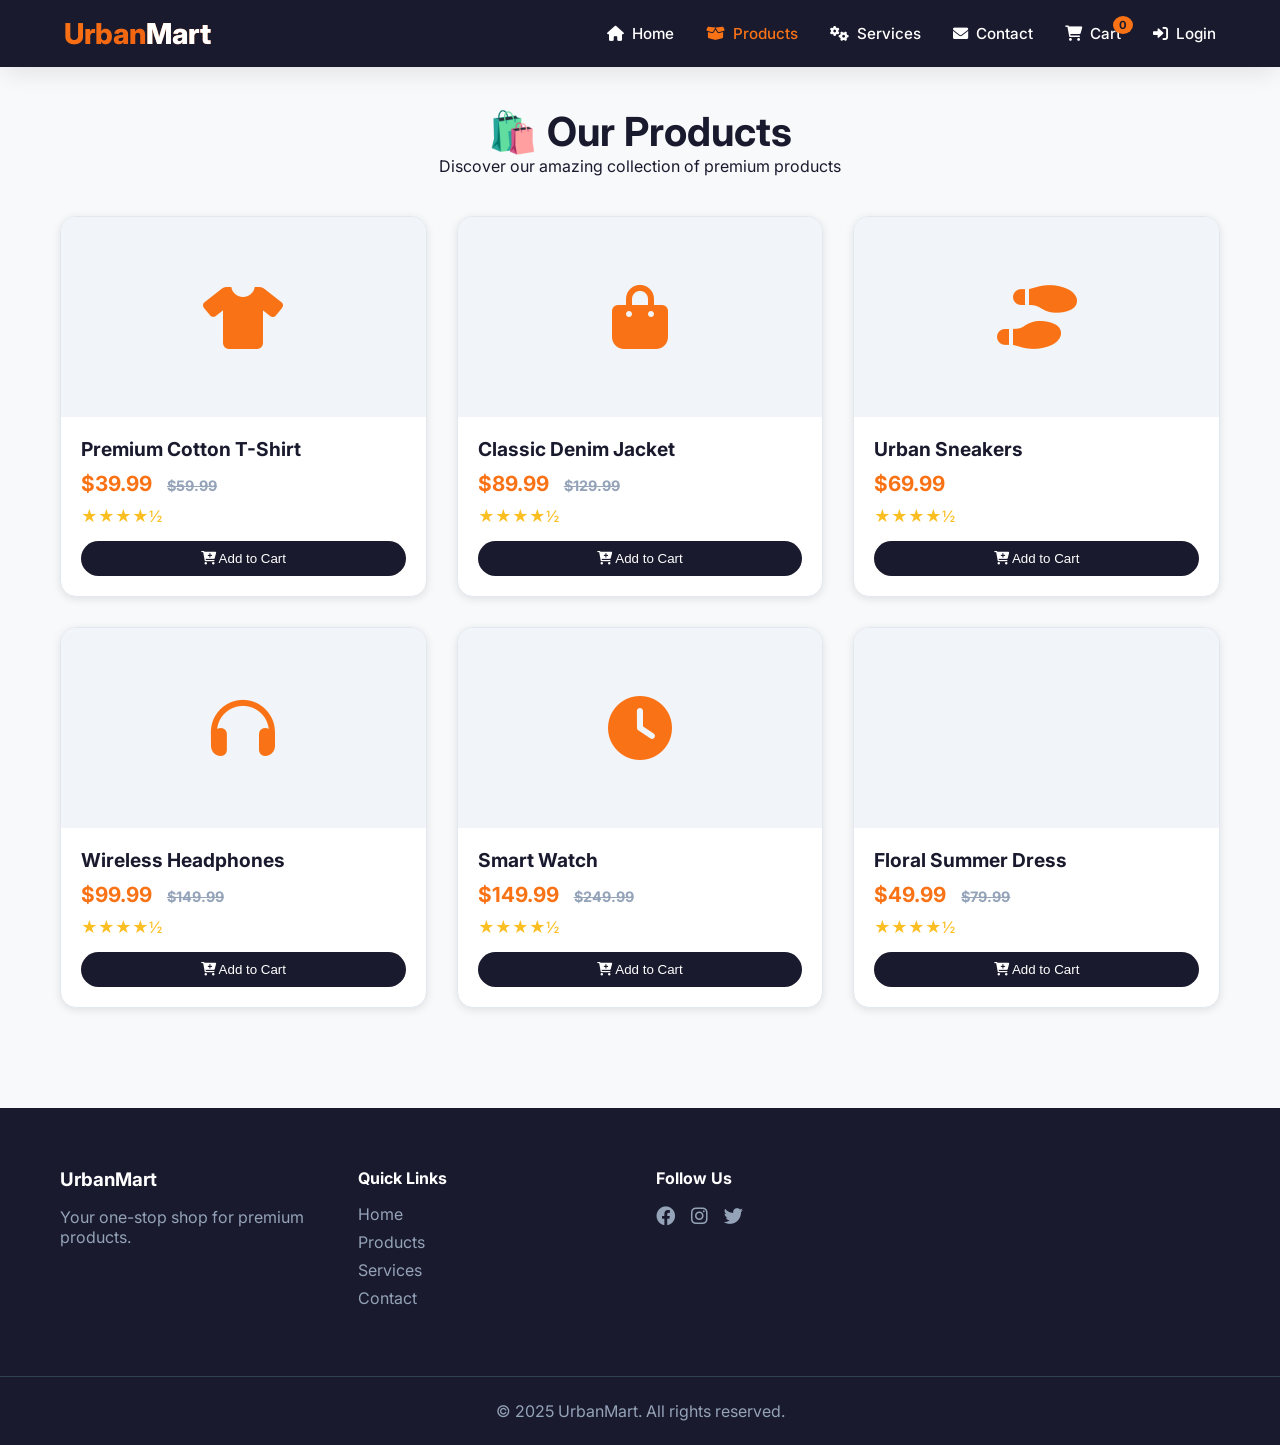
<file: products.html>
<!DOCTYPE html>
<html lang="en">
<head>
    <meta charset="UTF-8">
    <meta name="viewport" content="width=device-width, initial-scale=1.0">
    <title>UrbanMart - Products</title>
    <link href="https://fonts.googleapis.com/css2?family=Inter:wght@300;400;500;600;700;800&display=swap" rel="stylesheet">
    <link rel="stylesheet" href="https://cdnjs.cloudflare.com/ajax/libs/font-awesome/6.0.0-beta3/css/all.min.css">
    <link rel="stylesheet" href="style.css">
    <style>
        .products-page {
            max-width: 1200px;
            margin: 0 auto;
            padding: 40px 20px;
        }
        .page-header {
            text-align: center;
            margin-bottom: 40px;
        }
        .page-header h1 {
            font-size: 2.5rem;
            color: #1a1a2e;
        }
        .products-grid {
            display: grid;
            grid-template-columns: repeat(auto-fill, minmax(280px, 1fr));
            gap: 30px;
            margin-top: 30px;
        }
        .product-card {
            background: white;
            border-radius: 16px;
            overflow: hidden;
            box-shadow: 0 2px 8px rgba(0,0,0,0.1);
            transition: transform 0.3s;
        }
        .product-card:hover {
            transform: translateY(-5px);
            box-shadow: 0 5px 20px rgba(0,0,0,0.15);
        }
        .product-image {
            background: #f1f5f9;
            height: 200px;
            display: flex;
            align-items: center;
            justify-content: center;
            font-size: 4rem;
            color: #f97316;
        }
        .product-info {
            padding: 20px;
        }
        .product-title {
            font-size: 1.2rem;
            font-weight: 700;
            margin-bottom: 8px;
        }
        .product-price {
            color: #f97316;
            font-size: 1.3rem;
            font-weight: 700;
            margin: 10px 0;
        }
        .old-price {
            color: #94a3b8;
            font-size: 0.9rem;
            text-decoration: line-through;
            margin-left: 10px;
        }
        .rating {
            color: #fbbf24;
            margin-bottom: 15px;
        }
        .add-to-cart {
            width: 100%;
            padding: 10px;
            background: #1a1a2e;
            color: white;
            border: none;
            border-radius: 40px;
            cursor: pointer;
            transition: all 0.3s;
        }
        .add-to-cart:hover {
            background: #f97316;
        }
        .loading {
            text-align: center;
            padding: 50px;
            font-size: 1.2rem;
        }
        .no-products {
            text-align: center;
            padding: 50px;
            font-size: 1.2rem;
            color: #64748b;
        }
    </style>
</head>
<body>

<!-- Navigation Bar -->
<nav class="navbar">
    <div class="logo">
        <a href="index.html">Urban<span>Mart</span></a>
    </div>
    <div class="menu-toggle" id="mobileMenuToggle">
        <i class="fas fa-bars"></i>
    </div>
    <ul class="nav-links" id="navLinks">
        <li><a href="index.html"><i class="fas fa-home"></i> Home</a></li>
        <li class="active"><a href="products.html"><i class="fas fa-box-open"></i> Products</a></li>
        <li><a href="services.html"><i class="fas fa-cogs"></i> Services</a></li>
        <li><a href="contact.html"><i class="fas fa-envelope"></i> Contact</a></li>
        <li class="cart-icon">
            <a href="cart.html">
                <i class="fas fa-shopping-cart"></i> Cart
                <span class="cart-count" id="cartCountDisplay">0</span>
            </a>
        </li>
        <li id="authLinks"><a href="login.html"><i class="fas fa-sign-in-alt"></i> Login</a></li>
        <li id="userInfo" style="display:none;">
            <div class="user-info">
                <span class="user-name"><i class="fas fa-user-circle"></i> <span id="userNameDisplay"></span></span>
                <button onclick="logout()" class="logout-btn">Logout</button>
            </div>
        </li>
    </ul>
</nav>

<!-- Products Page -->
<div class="products-page">
    <div class="page-header">
        <h1>🛍️ Our Products</h1>
        <p>Discover our amazing collection of premium products</p>
    </div>
    
    <div id="productsContainer">
        <div class="loading">Loading products...</div>
    </div>
</div>

<!-- Footer -->
<footer class="footer">
    <div class="footer-content">
        <div class="footer-section">
            <h3>UrbanMart</h3>
            <p>Your one-stop shop for premium products.</p>
        </div>
        <div class="footer-section">
            <h4>Quick Links</h4>
            <a href="index.html">Home</a>
            <a href="products.html">Products</a>
            <a href="services.html">Services</a>
            <a href="contact.html">Contact</a>
        </div>
        <div class="footer-section">
            <h4>Follow Us</h4>
            <div class="social-links">
                <a href="#"><i class="fab fa-facebook"></i></a>
                <a href="#"><i class="fab fa-instagram"></i></a>
                <a href="#"><i class="fab fa-twitter"></i></a>
            </div>
        </div>
    </div>
    <div class="footer-bottom">
        <p>&copy; 2025 UrbanMart. All rights reserved.</p>
    </div>
</footer>

<script>
    // Update cart count
    function updateCartCount() {
        let cart = JSON.parse(localStorage.getItem('urbanmart_cart')) || [];
        const total = cart.reduce((sum, item) => sum + item.quantity, 0);
        const badges = document.querySelectorAll('.cart-count');
        badges.forEach(badge => {
            if (badge) badge.textContent = total;
        });
    }
    
    // Add to cart
    function addToCart(product) {
        let cart = JSON.parse(localStorage.getItem('urbanmart_cart')) || [];
        const existing = cart.find(item => item.id === product.id);
        
        if (existing) {
            existing.quantity++;
        } else {
            cart.push({
                id: product.id,
                name: product.name,
                price: parseFloat(product.price),
                quantity: 1,
                image: product.icon_class
            });
        }
        
        localStorage.setItem('urbanmart_cart', JSON.stringify(cart));
        updateCartCount();
        showToast(`${product.name} added to cart!`);
    }
    
    function showToast(message) {
        const toast = document.createElement('div');
        toast.style.cssText = `
            position: fixed;
            bottom: 20px;
            right: 20px;
            background: #10b981;
            color: white;
            padding: 12px 20px;
            border-radius: 12px;
            z-index: 9999;
            animation: fadeIn 0.3s ease;
        `;
        toast.innerHTML = message;
        document.body.appendChild(toast);
        setTimeout(() => toast.remove(), 3000);
    }
    
    // Load products from database
    async function loadProducts() {
        const container = document.getElementById('productsContainer');
        
        try {
            const response = await fetch('get_products.php');
            const data = await response.json();
            
            if (data.success && data.products.length > 0) {
                displayProducts(data.products);
            } else {
                // Fallback to local products if database fetch fails
                loadLocalProducts();
            }
        } catch (error) {
            console.log('Fetch error, using local products');
            loadLocalProducts();
        }
    }
    
    // Local products as fallback
    function loadLocalProducts() {
        const products = [
            { id: 1, name: "Premium Cotton T-Shirt", price: 39.99, old_price: 59.99, category: "men", brand: "Urban", rating: 4.5, icon_class: "fa-tshirt", badge: "sale", description: "Soft, breathable cotton fabric." },
            { id: 2, name: "Classic Denim Jacket", price: 89.99, old_price: 129.99, category: "men", brand: "Urban", rating: 4.8, icon_class: "fa-shopping-bag", badge: "sale", description: "Timeless denim jacket." },
            { id: 3, name: "Urban Sneakers", price: 69.99, old_price: null, category: "men", brand: "Nike", rating: 4.6, icon_class: "fa-shoe-prints", badge: null, description: "Comfortable everyday sneakers." },
            { id: 4, name: "Wireless Headphones", price: 99.99, old_price: 149.99, category: "electronics", brand: "Sony", rating: 4.7, icon_class: "fa-headphones", badge: "sale", description: "Noise cancellation headphones." },
            { id: 5, name: "Smart Watch", price: 149.99, old_price: 249.99, category: "electronics", brand: "Apple", rating: 4.9, icon_class: "fa-clock", badge: "sale", description: "Track your fitness goals." },
            { id: 6, name: "Floral Summer Dress", price: 49.99, old_price: 79.99, category: "women", brand: "Urban", rating: 4.7, icon_class: "fa-dress", badge: "sale", description: "Beautiful floral print dress." }
        ];
        displayProducts(products);
    }
    
    function displayProducts(products) {
        const container = document.getElementById('productsContainer');
        
        if (products.length === 0) {
            container.innerHTML = '<div class="no-products">No products found.</div>';
            return;
        }
        
        const starsHtml = (rating) => {
            const fullStars = Math.floor(rating);
            const halfStar = rating % 1 >= 0.5;
            let html = '';
            for (let i = 0; i < fullStars; i++) html += '★';
            if (halfStar) html += '½';
            for (let i = 0; i < 5 - fullStars - (halfStar ? 1 : 0); i++) html += '☆';
            return html;
        };
        
        container.innerHTML = `
            <div class="products-grid">
                ${products.map(product => `
                    <div class="product-card">
                        <div class="product-image">
                            <i class="fas ${product.icon_class || 'fa-box'}"></i>
                        </div>
                        <div class="product-info">
                            <h3 class="product-title">${product.name}</h3>
                            <div class="product-price">
                                $${typeof product.price === 'number' ? product.price.toFixed(2) : parseFloat(product.price).toFixed(2)}
                                ${product.old_price ? `<span class="old-price">$${typeof product.old_price === 'number' ? product.old_price.toFixed(2) : parseFloat(product.old_price).toFixed(2)}</span>` : ''}
                            </div>
                            <div class="rating">${starsHtml(product.rating || 4.5)}</div>
                            <button class="add-to-cart" onclick='addToCart(${JSON.stringify(product)})'>
                                <i class="fas fa-cart-plus"></i> Add to Cart
                            </button>
                        </div>
                    </div>
                `).join('')}
            </div>
        `;
    }
    
    // Check login status
    async function checkLoginStatus() {
        try {
            const response = await fetch('check_auth.php');
            const data = await response.json();
            const authLinks = document.getElementById('authLinks');
            const userInfo = document.getElementById('userInfo');
            const userName = document.getElementById('userNameDisplay');
            
            if (data.logged_in && authLinks && userInfo) {
                authLinks.style.display = 'none';
                userInfo.style.display = 'flex';
                if (userName) userName.textContent = data.user_name;
            }
        } catch (error) {}
    }
    
    function logout() {
        window.location.href = 'logout.php';
    }
    
    function initMobileMenu() {
        const toggle = document.getElementById('mobileMenuToggle');
        const nav = document.getElementById('navLinks');
        if (toggle && nav) {
            toggle.addEventListener('click', () => nav.classList.toggle('show'));
        }
    }
    
    // Initialize page
    document.addEventListener('DOMContentLoaded', () => {
        updateCartCount();
        checkLoginStatus();
        initMobileMenu();
        loadProducts();
    });
</script>
</body>
</html>
</file>
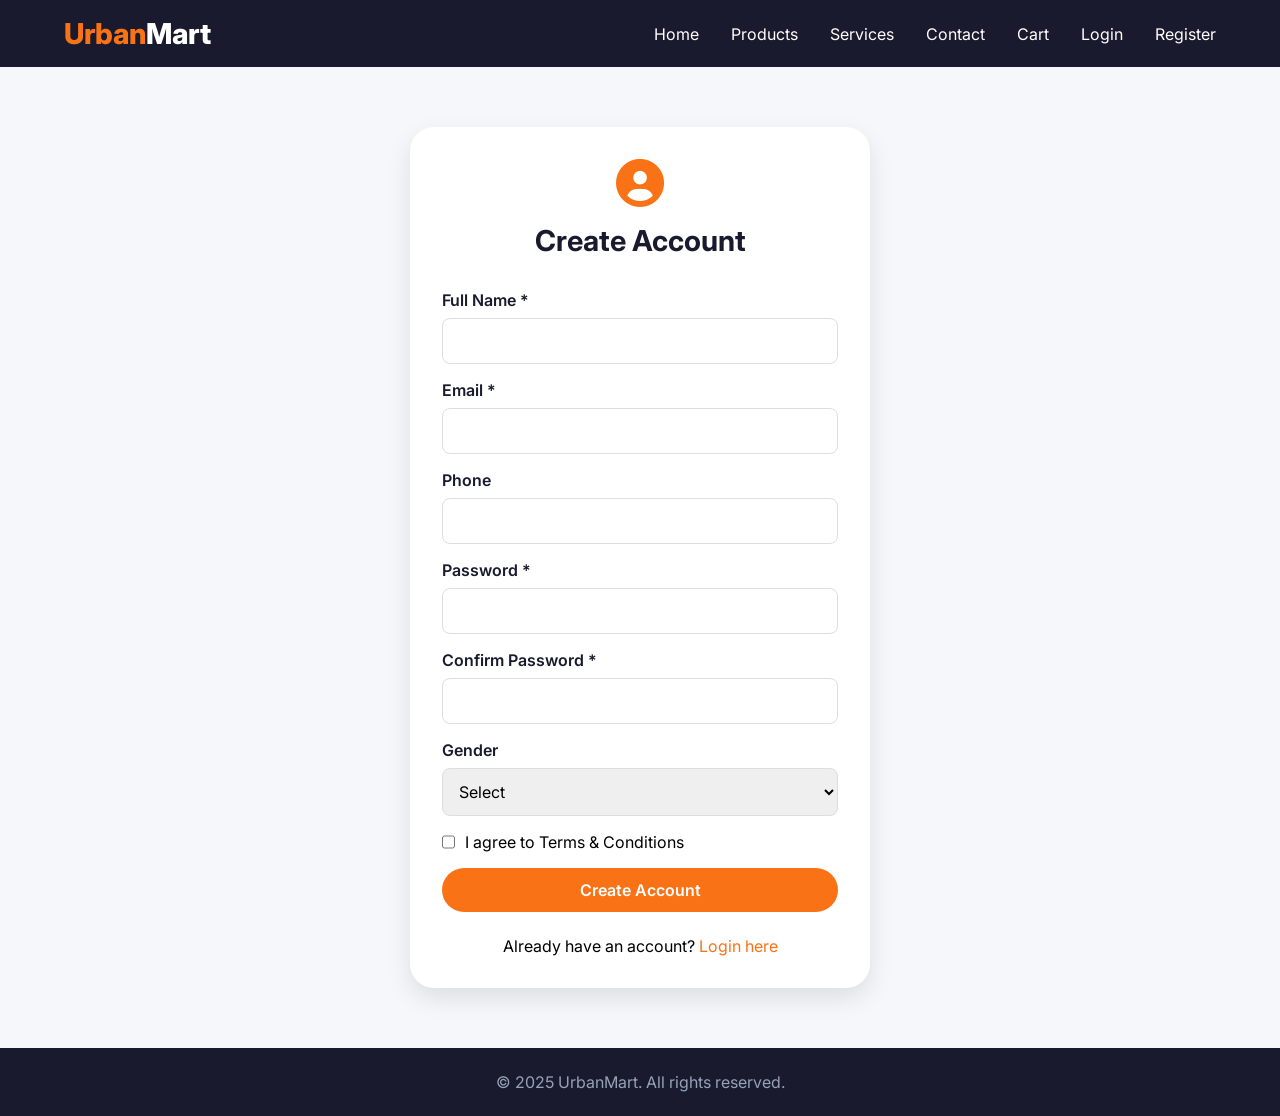
<file: register.html>
<!DOCTYPE html>
<html lang="en">
<head>
    <meta charset="UTF-8">
    <meta name="viewport" content="width=device-width, initial-scale=1.0">
    <title>UrbanMart - Register</title>
    <link href="https://fonts.googleapis.com/css2?family=Inter:wght@300;400;500;600;700;800&display=swap" rel="stylesheet">
    <link rel="stylesheet" href="https://cdnjs.cloudflare.com/ajax/libs/font-awesome/6.0.0-beta3/css/all.min.css">
    <style>
        * {
            margin: 0;
            padding: 0;
            box-sizing: border-box;
            font-family: 'Inter', sans-serif;
        }
        body {
            background: #f5f7fb;
        }
        .navbar {
            background: #1a1a2e;
            padding: 1rem 5%;
            display: flex;
            justify-content: space-between;
            align-items: center;
        }
        .logo a {
            color: #f97316;
            font-size: 1.8rem;
            font-weight: 800;
            text-decoration: none;
        }
        .logo span {
            color: white;
        }
        .nav-links {
            display: flex;
            list-style: none;
            gap: 2rem;
        }
        .nav-links a {
            color: white;
            text-decoration: none;
        }
        .register-container {
            max-width: 500px;
            margin: 60px auto;
            padding: 0 20px;
        }
        .register-card {
            background: white;
            border-radius: 24px;
            padding: 2rem;
            box-shadow: 0 10px 25px rgba(0,0,0,0.1);
        }
        .register-header {
            text-align: center;
            margin-bottom: 2rem;
        }
        .register-header i {
            font-size: 3rem;
            color: #f97316;
            margin-bottom: 1rem;
        }
        .register-header h2 {
            font-size: 1.8rem;
            color: #1a1a2e;
        }
        .form-group {
            margin-bottom: 1rem;
        }
        .form-group label {
            display: block;
            margin-bottom: 0.5rem;
            font-weight: 600;
            color: #1a1a2e;
        }
        .form-group input, .form-group select {
            width: 100%;
            padding: 12px;
            border: 1px solid #ddd;
            border-radius: 8px;
            font-size: 1rem;
        }
        .terms {
            display: flex;
            gap: 10px;
            margin: 1rem 0;
        }
        .btn-register {
            width: 100%;
            padding: 12px;
            background: #f97316;
            color: white;
            border: none;
            border-radius: 40px;
            font-size: 1rem;
            font-weight: 600;
            cursor: pointer;
        }
        .btn-register:hover {
            background: #ea580c;
        }
        .login-link {
            text-align: center;
            margin-top: 1.5rem;
        }
        .login-link a {
            color: #f97316;
            text-decoration: none;
        }
        .success-msg {
            background: #d4edda;
            color: #155724;
            padding: 10px;
            border-radius: 8px;
            margin-top: 1rem;
            text-align: center;
        }
        .error-msg {
            background: #f8d7da;
            color: #721c24;
            padding: 10px;
            border-radius: 8px;
            margin-top: 1rem;
            text-align: center;
        }
        footer {
            background: #1a1a2e;
            color: #94a3b8;
            text-align: center;
            padding: 1.5rem;
            margin-top: 3rem;
        }
    </style>
</head>
<body>

<nav class="navbar">
    <div class="logo"><a href="index.html">Urban<span>Mart</span></a></div>
    <ul class="nav-links">
        <li><a href="index.html">Home</a></li>
        <li><a href="products.html">Products</a></li>
        <li><a href="services.html">Services</a></li>
        <li><a href="contact.html">Contact</a></li>
        <li><a href="cart.html">Cart</a></li>
        <li><a href="login.html">Login</a></li>
        <li><a href="register.html">Register</a></li>
    </ul>
</nav>

<div class="register-container">
    <div class="register-card">
        <div class="register-header">
            <i class="fas fa-user-circle"></i>
            <h2>Create Account</h2>
        </div>
        
        <form id="registerForm">
            <div class="form-group">
                <label>Full Name *</label>
                <input type="text" id="fullname" name="fullname" required>
            </div>
            
            <div class="form-group">
                <label>Email *</label>
                <input type="email" id="email" name="email" required>
            </div>
            
            <div class="form-group">
                <label>Phone</label>
                <input type="tel" id="phone" name="phone">
            </div>
            
            <div class="form-group">
                <label>Password *</label>
                <input type="password" id="password" name="password" required>
            </div>
            
            <div class="form-group">
                <label>Confirm Password *</label>
                <input type="password" id="confirm_password" required>
            </div>
            
            <div class="form-group">
                <label>Gender</label>
                <select id="gender" name="gender">
                    <option value="">Select</option>
                    <option value="male">Male</option>
                    <option value="female">Female</option>
                </select>
            </div>
            
            <div class="terms">
                <input type="checkbox" id="terms" required>
                <label>I agree to Terms & Conditions</label>
            </div>
            
            <button type="submit" class="btn-register">Create Account</button>
            <div id="message"></div>
        </form>
        
        <div class="login-link">
            <p>Already have an account? <a href="login.html">Login here</a></p>
        </div>
    </div>
</div>

<footer>
    <p>&copy; 2025 UrbanMart. All rights reserved.</p>
</footer>

<script>
document.getElementById('registerForm').addEventListener('submit', async function(e) {
    e.preventDefault();
    
    const fullname = document.getElementById('fullname').value.trim();
    const email = document.getElementById('email').value.trim();
    const phone = document.getElementById('phone').value.trim();
    const password = document.getElementById('password').value;
    const confirm = document.getElementById('confirm_password').value;
    const gender = document.getElementById('gender').value;
    const terms = document.getElementById('terms').checked;
    
    if (!fullname) {
        showMessage('Please enter your name', 'error');
        return;
    }
    if (!email) {
        showMessage('Please enter email', 'error');
        return;
    }
    if (!password) {
        showMessage('Please enter password', 'error');
        return;
    }
    if (password.length < 4) {
        showMessage('Password must be at least 4 characters', 'error');
        return;
    }
    if (password !== confirm) {
        showMessage('Passwords do not match', 'error');
        return;
    }
    if (!terms) {
        showMessage('Please accept terms', 'error');
        return;
    }
    
    const formData = new FormData();
    formData.append('fullname', fullname);
    formData.append('email', email);
    formData.append('phone', phone);
    formData.append('password', password);
    formData.append('gender', gender);
    
    const btn = document.querySelector('.btn-register');
    btn.innerHTML = 'Creating...';
    btn.disabled = true;
    
    try {
        const response = await fetch('register.php', {
            method: 'POST',
            body: formData
        });
        const result = await response.json();
        
        if (result.success) {
            showMessage(result.message, 'success');
            setTimeout(() => {
                window.location.href = 'login.html';
            }, 2000);
        } else {
            showMessage(result.message, 'error');
            btn.innerHTML = 'Create Account';
            btn.disabled = false;
        }
    } catch(error) {
        showMessage('Something went wrong', 'error');
        btn.innerHTML = 'Create Account';
        btn.disabled = false;
    }
});

function showMessage(msg, type) {
    const div = document.getElementById('message');
    div.innerHTML = msg;
    div.className = type === 'success' ? 'success-msg' : 'error-msg';
    setTimeout(() => {
        div.innerHTML = '';
    }, 3000);
}
</script>
</body>
</html>
</file>
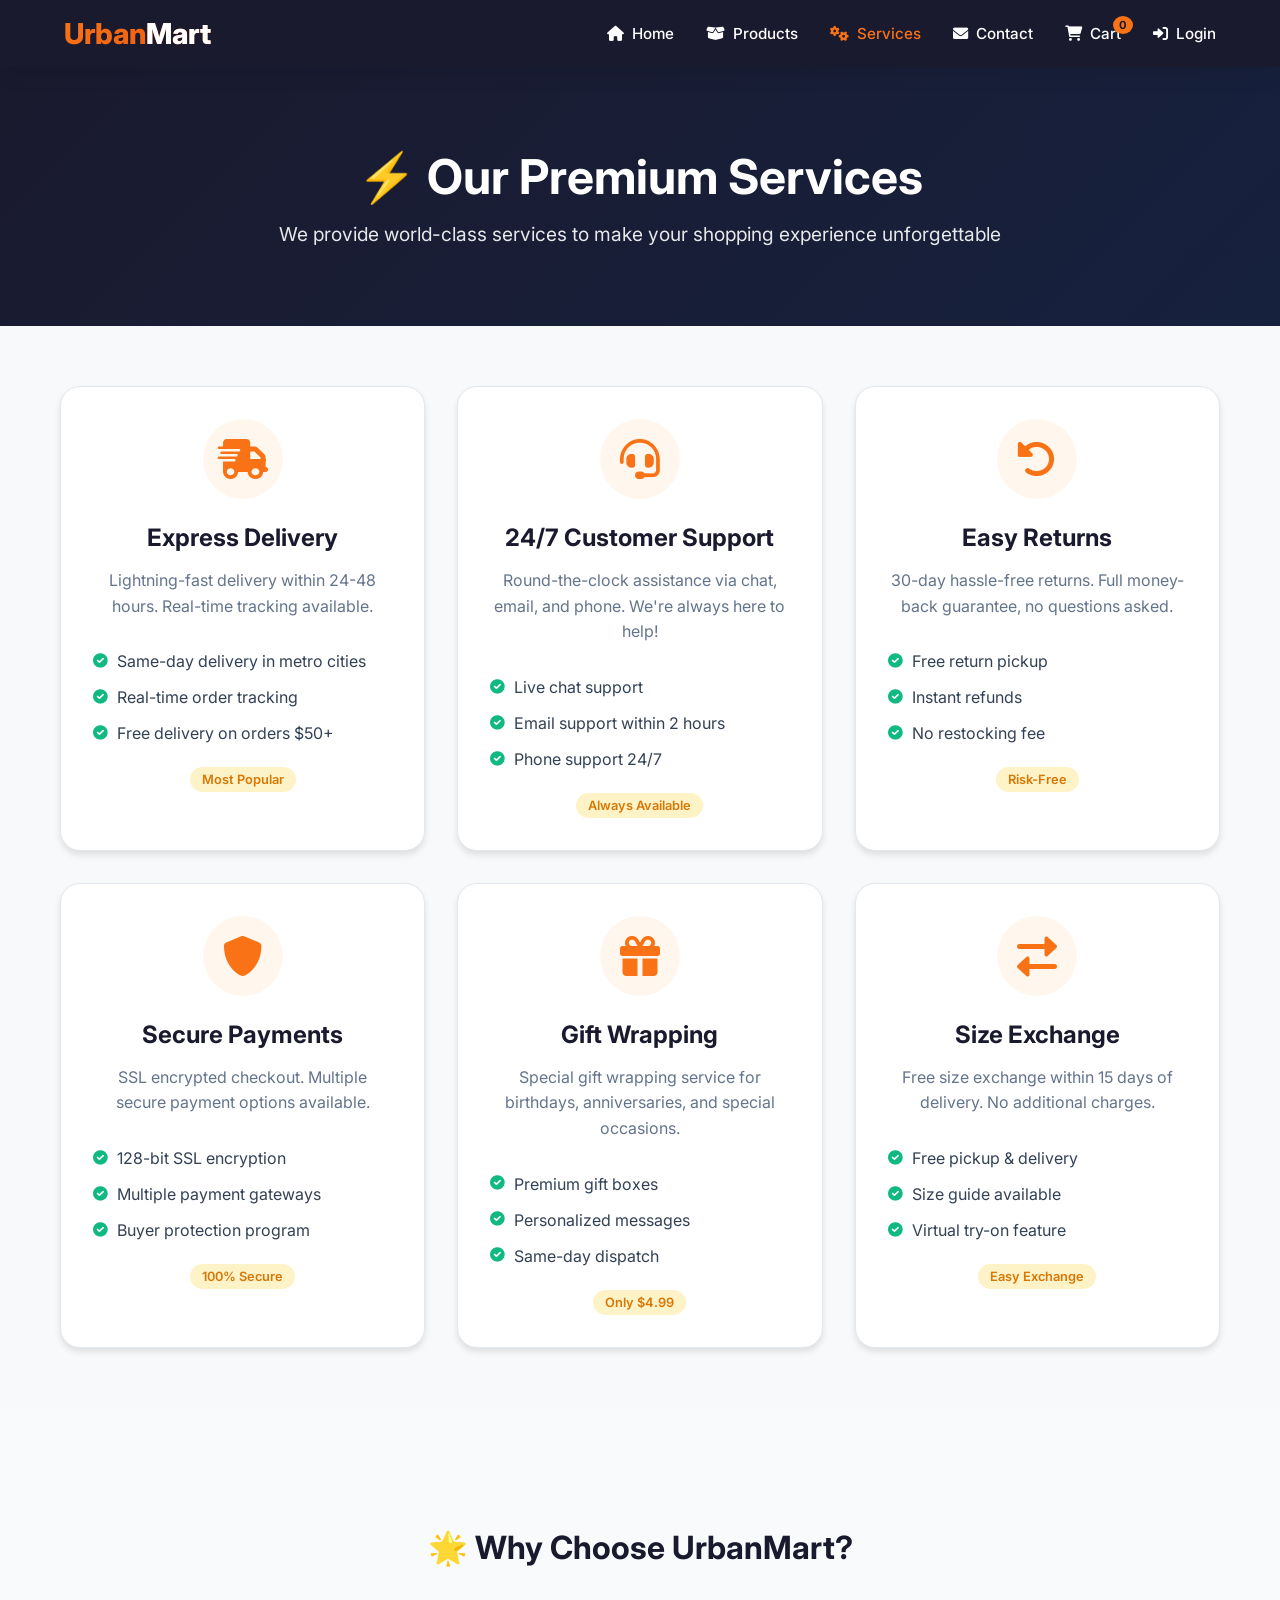
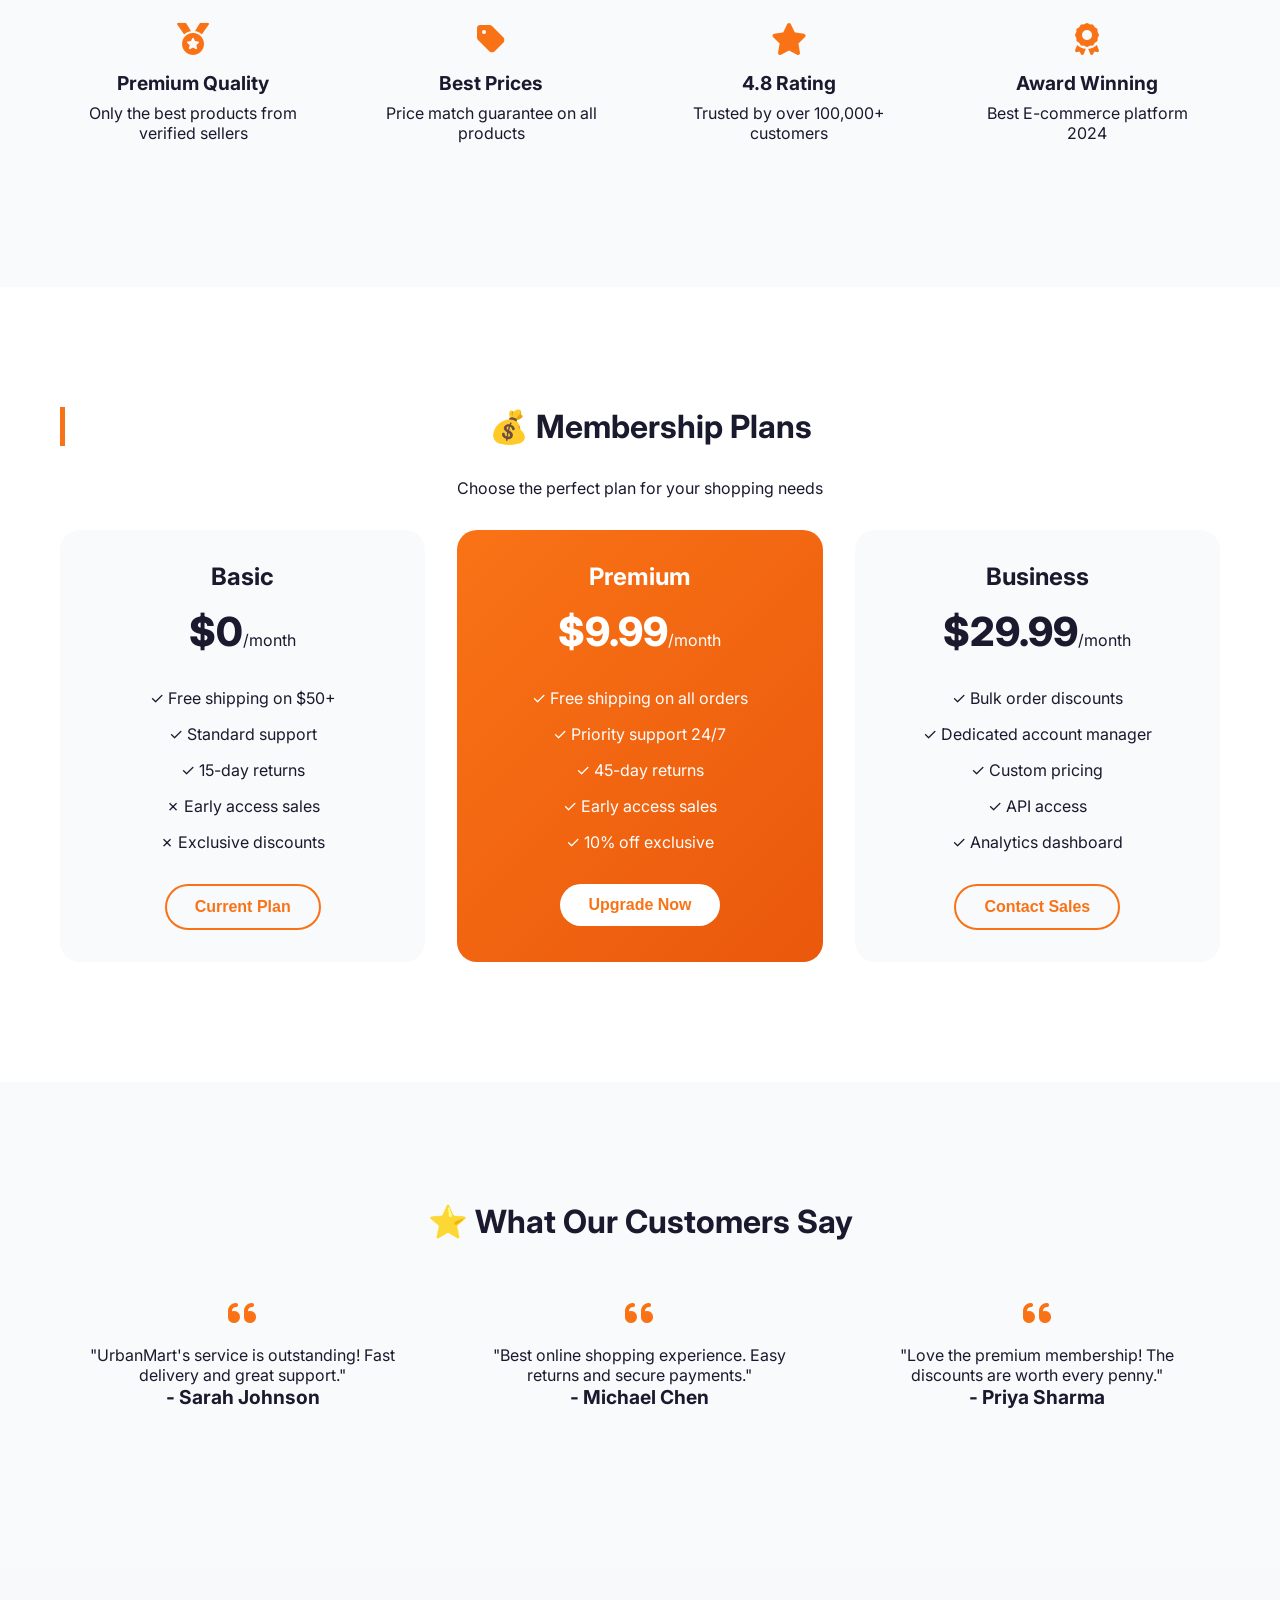
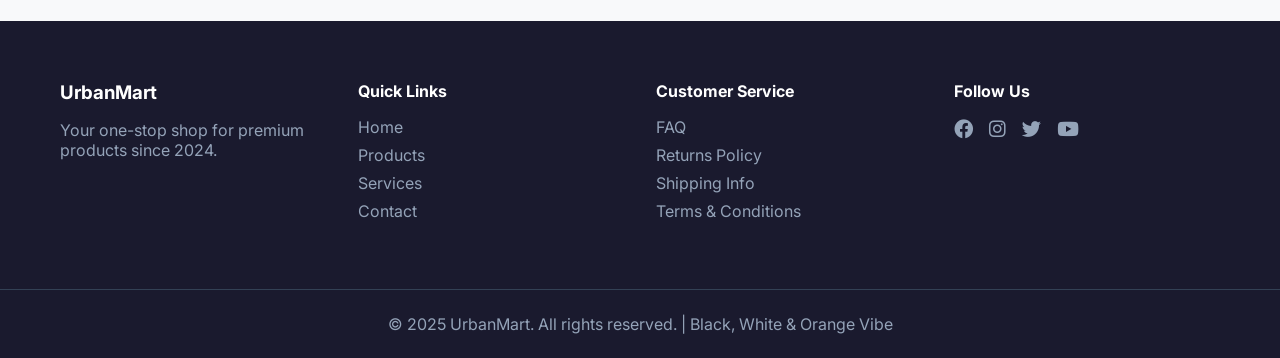
<file: services.html>
<!DOCTYPE html>
<html lang="en">
<head>
    <meta charset="UTF-8">
    <meta name="viewport" content="width=device-width, initial-scale=1.0">
    <title>UrbanMart - Our Premium Services</title>
    <link href="https://fonts.googleapis.com/css2?family=Inter:wght@300;400;500;600;700;800&display=swap" rel="stylesheet">
    <link rel="stylesheet" href="https://cdnjs.cloudflare.com/ajax/libs/font-awesome/6.0.0-beta3/css/all.min.css">
    <link rel="stylesheet" href="style.css">
    <style>
        /* Additional styles specific to services page */
        .services-hero {
            background: linear-gradient(135deg, #1a1a2e 0%, #16213e 100%);
            padding: 80px 20px;
            text-align: center;
            color: white;
        }
        .services-hero h1 {
            font-size: 3rem;
            margin-bottom: 1rem;
        }
        .services-hero p {
            font-size: 1.2rem;
            opacity: 0.9;
        }
        .service-grid {
            display: grid;
            grid-template-columns: repeat(auto-fit, minmax(350px, 1fr));
            gap: 2rem;
            padding: 60px 20px;
            max-width: 1200px;
            margin: 0 auto;
        }
        .service-card {
            background: white;
            border-radius: 20px;
            padding: 2rem;
            text-align: center;
            transition: all 0.3s ease;
            box-shadow: 0 4px 6px rgba(0,0,0,0.1);
            border: 1px solid #e2e8f0;
        }
        .service-card:hover {
            transform: translateY(-10px);
            box-shadow: 0 20px 30px rgba(0,0,0,0.15);
        }
        .service-icon {
            width: 80px;
            height: 80px;
            background: #fff7ed;
            border-radius: 50%;
            display: flex;
            align-items: center;
            justify-content: center;
            margin: 0 auto 1.5rem;
        }
        .service-icon i {
            font-size: 2.5rem;
            color: #f97316;
        }
        .service-card h3 {
            font-size: 1.5rem;
            margin-bottom: 1rem;
            color: #1a1a2e;
        }
        .service-card p {
            color: #64748b;
            line-height: 1.6;
            margin-bottom: 1.5rem;
        }
        .service-features {
            list-style: none;
            text-align: left;
            margin-top: 1rem;
        }
        .service-features li {
            padding: 0.5rem 0;
            display: flex;
            align-items: center;
            gap: 10px;
            color: #334155;
        }
        .service-features li i {
            color: #10b981;
            font-size: 0.9rem;
        }
        .service-badge {
            display: inline-block;
            background: #fef3c7;
            color: #d97706;
            padding: 5px 12px;
            border-radius: 20px;
            font-size: 0.8rem;
            font-weight: 600;
            margin-top: 1rem;
        }
        .why-choose-us {
            background: #f8fafc;
            padding: 60px 20px;
            text-align: center;
        }
        .why-choose-us h2 {
            font-size: 2rem;
            margin-bottom: 2rem;
            color: #1a1a2e;
        }
        .features-grid {
            display: grid;
            grid-template-columns: repeat(auto-fit, minmax(250px, 1fr));
            gap: 2rem;
            max-width: 1200px;
            margin: 0 auto;
        }
        .feature-item {
            padding: 1.5rem;
        }
        .feature-item i {
            font-size: 2rem;
            color: #f97316;
            margin-bottom: 1rem;
        }
        .feature-item h4 {
            font-size: 1.2rem;
            margin-bottom: 0.5rem;
        }
        .pricing-section {
            padding: 60px 20px;
            text-align: center;
            background: white;
        }
        .pricing-grid {
            display: grid;
            grid-template-columns: repeat(auto-fit, minmax(280px, 1fr));
            gap: 2rem;
            max-width: 1200px;
            margin: 2rem auto 0;
        }
        .pricing-card {
            background: #f8fafc;
            border-radius: 20px;
            padding: 2rem;
            transition: all 0.3s;
        }
        .pricing-card:hover {
            transform: scale(1.05);
            box-shadow: 0 20px 30px rgba(0,0,0,0.1);
        }
        .pricing-card.featured {
            background: linear-gradient(135deg, #f97316, #ea580c);
            color: white;
        }
        .pricing-card.featured .btn {
            background: white;
            color: #f97316;
        }
        .pricing-card h3 {
            font-size: 1.5rem;
            margin-bottom: 1rem;
        }
        .price {
            font-size: 2.5rem;
            font-weight: 800;
            margin-bottom: 1.5rem;
        }
        .price span {
            font-size: 1rem;
            font-weight: normal;
        }
        .pricing-card ul {
            list-style: none;
            margin: 1.5rem 0;
        }
        .pricing-card ul li {
            padding: 0.5rem 0;
        }
        @media (max-width: 768px) {
            .services-hero h1 { font-size: 2rem; }
            .service-grid { grid-template-columns: 1fr; }
            .pricing-grid { grid-template-columns: 1fr; }
        }
    </style>
</head>
<body>

<!-- Navigation Bar -->
<nav class="navbar">
    <div class="logo">
        <a href="index.html">Urban<span>Mart</span></a>
    </div>
    <div class="menu-toggle" id="mobileMenuToggle">
        <i class="fas fa-bars"></i>
    </div>
    <ul class="nav-links" id="navLinks">
        <li><a href="index.html"><i class="fas fa-home"></i> Home</a></li>
        <li><a href="products.html"><i class="fas fa-box-open"></i> Products</a></li>
        <li class="active"><a href="services.html"><i class="fas fa-cogs"></i> Services</a></li>
        <li><a href="contact.html"><i class="fas fa-envelope"></i> Contact</a></li>
        <li class="cart-icon">
            <a href="cart.html">
                <i class="fas fa-shopping-cart"></i> Cart
                <span class="cart-count" id="cartCountDisplay">0</span>
            </a>
        </li>
        <li id="authLinks"><a href="login.html"><i class="fas fa-sign-in-alt"></i> Login</a></li>
        <li id="userInfo" style="display:none;">
            <div class="user-info">
                <span class="user-name"><i class="fas fa-user-circle"></i> <span id="userNameDisplay"></span></span>
                <button onclick="logout()" class="logout-btn">Logout</button>
            </div>
        </li>
    </ul>
</nav>

<!-- Hero Section -->
<section class="services-hero">
    <h1>⚡ Our Premium Services</h1>
    <p>We provide world-class services to make your shopping experience unforgettable</p>
</section>

<!-- Main Services Grid -->
<div class="service-grid">
    <!-- Service 1 -->
    <div class="service-card">
        <div class="service-icon">
            <i class="fas fa-truck-fast"></i>
        </div>
        <h3>Express Delivery</h3>
        <p>Lightning-fast delivery within 24-48 hours. Real-time tracking available.</p>
        <ul class="service-features">
            <li><i class="fas fa-check-circle"></i> Same-day delivery in metro cities</li>
            <li><i class="fas fa-check-circle"></i> Real-time order tracking</li>
            <li><i class="fas fa-check-circle"></i> Free delivery on orders $50+</li>
        </ul>
        <span class="service-badge">Most Popular</span>
    </div>

    <!-- Service 2 -->
    <div class="service-card">
        <div class="service-icon">
            <i class="fas fa-headset"></i>
        </div>
        <h3>24/7 Customer Support</h3>
        <p>Round-the-clock assistance via chat, email, and phone. We're always here to help!</p>
        <ul class="service-features">
            <li><i class="fas fa-check-circle"></i> Live chat support</li>
            <li><i class="fas fa-check-circle"></i> Email support within 2 hours</li>
            <li><i class="fas fa-check-circle"></i> Phone support 24/7</li>
        </ul>
        <span class="service-badge">Always Available</span>
    </div>

    <!-- Service 3 -->
    <div class="service-card">
        <div class="service-icon">
            <i class="fas fa-rotate-left"></i>
        </div>
        <h3>Easy Returns</h3>
        <p>30-day hassle-free returns. Full money-back guarantee, no questions asked.</p>
        <ul class="service-features">
            <li><i class="fas fa-check-circle"></i> Free return pickup</li>
            <li><i class="fas fa-check-circle"></i> Instant refunds</li>
            <li><i class="fas fa-check-circle"></i> No restocking fee</li>
        </ul>
        <span class="service-badge">Risk-Free</span>
    </div>

    <!-- Service 4 -->
    <div class="service-card">
        <div class="service-icon">
            <i class="fas fa-shield-alt"></i>
        </div>
        <h3>Secure Payments</h3>
        <p>SSL encrypted checkout. Multiple secure payment options available.</p>
        <ul class="service-features">
            <li><i class="fas fa-check-circle"></i> 128-bit SSL encryption</li>
            <li><i class="fas fa-check-circle"></i> Multiple payment gateways</li>
            <li><i class="fas fa-check-circle"></i> Buyer protection program</li>
        </ul>
        <span class="service-badge">100% Secure</span>
    </div>

    <!-- Service 5 -->
    <div class="service-card">
        <div class="service-icon">
            <i class="fas fa-gift"></i>
        </div>
        <h3>Gift Wrapping</h3>
        <p>Special gift wrapping service for birthdays, anniversaries, and special occasions.</p>
        <ul class="service-features">
            <li><i class="fas fa-check-circle"></i> Premium gift boxes</li>
            <li><i class="fas fa-check-circle"></i> Personalized messages</li>
            <li><i class="fas fa-check-circle"></i> Same-day dispatch</li>
        </ul>
        <span class="service-badge">Only $4.99</span>
    </div>

    <!-- Service 6 -->
    <div class="service-card">
        <div class="service-icon">
            <i class="fas fa-exchange-alt"></i>
        </div>
        <h3>Size Exchange</h3>
        <p>Free size exchange within 15 days of delivery. No additional charges.</p>
        <ul class="service-features">
            <li><i class="fas fa-check-circle"></i> Free pickup & delivery</li>
            <li><i class="fas fa-check-circle"></i> Size guide available</li>
            <li><i class="fas fa-check-circle"></i> Virtual try-on feature</li>
        </ul>
        <span class="service-badge">Easy Exchange</span>
    </div>
</div>

<!-- Why Choose Us Section -->
<section class="why-choose-us">
    <div class="container">
        <h2>🌟 Why Choose UrbanMart?</h2>
        <div class="features-grid">
            <div class="feature-item">
                <i class="fas fa-medal"></i>
                <h4>Premium Quality</h4>
                <p>Only the best products from verified sellers</p>
            </div>
            <div class="feature-item">
                <i class="fas fa-tag"></i>
                <h4>Best Prices</h4>
                <p>Price match guarantee on all products</p>
            </div>
            <div class="feature-item">
                <i class="fas fa-star"></i>
                <h4>4.8 Rating</h4>
                <p>Trusted by over 100,000+ customers</p>
            </div>
            <div class="feature-item">
                <i class="fas fa-award"></i>
                <h4>Award Winning</h4>
                <p>Best E-commerce platform 2024</p>
            </div>
        </div>
    </div>
</section>

<!-- Pricing Plans Section -->
<section class="pricing-section">
    <div class="container">
        <h2 class="section-title">💰 Membership Plans</h2>
        <p style="text-align: center; margin-bottom: 2rem;">Choose the perfect plan for your shopping needs</p>
        
        <div class="pricing-grid">
            <div class="pricing-card">
                <h3>Basic</h3>
                <div class="price">$0<span>/month</span></div>
                <ul>
                    <li>✓ Free shipping on $50+</li>
                    <li>✓ Standard support</li>
                    <li>✓ 15-day returns</li>
                    <li>✗ Early access sales</li>
                    <li>✗ Exclusive discounts</li>
                </ul>
                <button class="btn btn-outline">Current Plan</button>
            </div>
            
            <div class="pricing-card featured">
                <h3>Premium</h3>
                <div class="price">$9.99<span>/month</span></div>
                <ul>
                    <li>✓ Free shipping on all orders</li>
                    <li>✓ Priority support 24/7</li>
                    <li>✓ 45-day returns</li>
                    <li>✓ Early access sales</li>
                    <li>✓ 10% off exclusive</li>
                </ul>
                <button class="btn">Upgrade Now</button>
            </div>
            
            <div class="pricing-card">
                <h3>Business</h3>
                <div class="price">$29.99<span>/month</span></div>
                <ul>
                    <li>✓ Bulk order discounts</li>
                    <li>✓ Dedicated account manager</li>
                    <li>✓ Custom pricing</li>
                    <li>✓ API access</li>
                    <li>✓ Analytics dashboard</li>
                </ul>
                <button class="btn btn-outline">Contact Sales</button>
            </div>
        </div>
    </div>
</section>

<!-- Testimonials Section -->
<section class="why-choose-us">
    <div class="container">
        <h2>⭐ What Our Customers Say</h2>
        <div class="features-grid">
            <div class="feature-item">
                <i class="fas fa-quote-left" style="color: #f97316;"></i>
                <p>"UrbanMart's service is outstanding! Fast delivery and great support."</p>
                <h4>- Sarah Johnson</h4>
            </div>
            <div class="feature-item">
                <i class="fas fa-quote-left" style="color: #f97316;"></i>
                <p>"Best online shopping experience. Easy returns and secure payments."</p>
                <h4>- Michael Chen</h4>
            </div>
            <div class="feature-item">
                <i class="fas fa-quote-left" style="color: #f97316;"></i>
                <p>"Love the premium membership! The discounts are worth every penny."</p>
                <h4>- Priya Sharma</h4>
            </div>
        </div>
    </div>
</section>

<!-- Footer -->
<footer class="footer">
    <div class="footer-content">
        <div class="footer-section">
            <h3>UrbanMart</h3>
            <p>Your one-stop shop for premium products since 2024.</p>
        </div>
        <div class="footer-section">
            <h4>Quick Links</h4>
            <a href="index.html">Home</a>
            <a href="products.html">Products</a>
            <a href="services.html">Services</a>
            <a href="contact.html">Contact</a>
        </div>
        <div class="footer-section">
            <h4>Customer Service</h4>
            <a href="#">FAQ</a>
            <a href="#">Returns Policy</a>
            <a href="#">Shipping Info</a>
            <a href="#">Terms & Conditions</a>
        </div>
        <div class="footer-section">
            <h4>Follow Us</h4>
            <div class="social-links">
                <a href="#"><i class="fab fa-facebook"></i></a>
                <a href="#"><i class="fab fa-instagram"></i></a>
                <a href="#"><i class="fab fa-twitter"></i></a>
                <a href="#"><i class="fab fa-youtube"></i></a>
            </div>
        </div>
    </div>
    <div class="footer-bottom">
        <p>&copy; 2025 UrbanMart. All rights reserved. | Black, White & Orange Vibe</p>
    </div>
</footer>

<script src="script.js"></script>
<script>
    // Additional services page specific JavaScript
    document.addEventListener('DOMContentLoaded', function() {
        updateCartCount();
        checkLoginStatus();
        initMobileMenu();
    });
    
    function updateCartCount() {
        let cart = JSON.parse(localStorage.getItem('urbanmart_cart')) || [];
        const total = cart.reduce((sum, item) => sum + item.quantity, 0);
        const badge = document.getElementById('cartCountDisplay');
        if (badge) badge.textContent = total;
    }
    
    function checkLoginStatus() {
        fetch('check_auth.php')
            .then(res => res.json())
            .then(data => {
                const authLinks = document.getElementById('authLinks');
                const userInfo = document.getElementById('userInfo');
                const userName = document.getElementById('userNameDisplay');
                
                if (data.logged_in && authLinks && userInfo) {
                    authLinks.style.display = 'none';
                    userInfo.style.display = 'flex';
                    if (userName) userName.textContent = data.user_name;
                }
            })
            .catch(() => {});
    }
    
    function logout() {
        window.location.href = 'logout.php';
    }
    
    function initMobileMenu() {
        const toggle = document.getElementById('mobileMenuToggle');
        const nav = document.getElementById('navLinks');
        if (toggle && nav) {
            toggle.addEventListener('click', () => {
                nav.classList.toggle('show');
            });
        }
    }
</script>
</body>
</html>
</file>
<file: style.css>
/* ========================================
   URBANMART - PROFESSIONAL E-COMMERCE STYLES
   Colors: Black, White, Orange
   ======================================== */

* {
    margin: 0;
    padding: 0;
    box-sizing: border-box;
}

body {
    font-family: 'Inter', -apple-system, BlinkMacSystemFont, 'Segoe UI', sans-serif;
    background: #f8f9fa;
    color: #1a1a2e;
}

/* ========== VARIABLES ========== */
:root {
    --primary: #f97316;
    --primary-dark: #ea580c;
    --primary-light: #fff7ed;
    --dark: #1a1a2e;
    --dark-light: #2d2d44;
    --white: #ffffff;
    --gray: #64748b;
    --gray-light: #f1f5f9;
    --border: #e2e8f0;
    --shadow: 0 4px 6px -1px rgba(0, 0, 0, 0.1);
    --shadow-lg: 0 10px 25px -5px rgba(0, 0, 0, 0.1);
    --shadow-xl: 0 20px 25px -5px rgba(0, 0, 0, 0.1);
}

/* ========== NAVIGATION BAR ========== */
.navbar {
    background: var(--dark);
    padding: 1rem 5%;
    display: flex;
    justify-content: space-between;
    align-items: center;
    position: sticky;
    top: 0;
    z-index: 1000;
    box-shadow: var(--shadow-lg);
}

.logo a {
    font-size: 1.8rem;
    font-weight: 800;
    text-decoration: none;
    background: linear-gradient(135deg, var(--primary) 0%, var(--primary-dark) 100%);
    -webkit-background-clip: text;
    background-clip: text;
    color: transparent;
}

.logo span {
    background: none;
    -webkit-background-clip: unset;
    background-clip: unset;
    color: var(--white);
}

.nav-links {
    display: flex;
    list-style: none;
    gap: 2rem;
    align-items: center;
}

.nav-links li a {
    color: var(--white);
    text-decoration: none;
    font-weight: 500;
    transition: all 0.3s;
    display: flex;
    align-items: center;
    gap: 8px;
    font-size: 0.95rem;
}

.nav-links li a:hover,
.nav-links li.active a {
    color: var(--primary);
}

/* Cart Badge */
.cart-icon {
    position: relative;
}

.cart-count {
    background: var(--primary);
    color: var(--dark);
    font-size: 0.7rem;
    font-weight: bold;
    border-radius: 50%;
    padding: 2px 6px;
    position: absolute;
    top: -8px;
    right: -12px;
    min-width: 18px;
    text-align: center;
}

/* User Section */
.user-info {
    display: flex;
    align-items: center;
    gap: 15px;
}

.user-name {
    color: var(--primary);
    font-size: 0.9rem;
    font-weight: 500;
}

.logout-btn {
    background: transparent;
    color: #ef4444;
    border: 1px solid #ef4444;
    padding: 5px 12px;
    border-radius: 20px;
    cursor: pointer;
    font-size: 0.8rem;
    transition: all 0.3s;
}

.logout-btn:hover {
    background: #ef4444;
    color: white;
}

/* Mobile Menu */
.menu-toggle {
    display: none;
    font-size: 1.5rem;
    color: var(--white);
    cursor: pointer;
}

/* ========== HERO SECTION ========== */
.hero {
    background: linear-gradient(135deg, #fff 0%, #fff7ed 100%);
    padding: 80px 5%;
    text-align: center;
}

.hero h1 {
    font-size: 3.5rem;
    margin-bottom: 1rem;
    color: var(--dark);
}

.hero h1 span {
    color: var(--primary);
}

.hero p {
    font-size: 1.2rem;
    color: var(--gray);
    max-width: 600px;
    margin: 0 auto 2rem;
}

/* ========== BUTTONS ========== */
.btn {
    display: inline-flex;
    align-items: center;
    gap: 10px;
    padding: 12px 28px;
    border-radius: 50px;
    font-weight: 600;
    text-decoration: none;
    transition: all 0.3s;
    cursor: pointer;
    border: none;
    font-size: 1rem;
}

.btn-primary {
    background: var(--primary);
    color: white;
}

.btn-primary:hover {
    background: var(--primary-dark);
    transform: translateY(-2px);
    box-shadow: var(--shadow-lg);
}

.btn-outline {
    background: transparent;
    border: 2px solid var(--primary);
    color: var(--primary);
}

.btn-outline:hover {
    background: var(--primary);
    color: white;
}

.btn-large {
    padding: 14px 36px;
    font-size: 1.1rem;
}

/* ========== CONTAINER ========== */
.container {
    max-width: 1200px;
    margin: 0 auto;
    padding: 60px 20px;
}

.section-title {
    font-size: 2rem;
    margin-bottom: 2rem;
    border-left: 5px solid var(--primary);
    padding-left: 1rem;
    color: var(--dark);
}

/* ========== PRODUCT GRID ========== */
.product-grid {
    display: grid;
    grid-template-columns: repeat(auto-fill, minmax(280px, 1fr));
    gap: 2rem;
}

.product-card {
    background: var(--white);
    border-radius: 16px;
    overflow: hidden;
    transition: all 0.3s;
    box-shadow: var(--shadow);
    border: 1px solid var(--border);
}

.product-card:hover {
    transform: translateY(-8px);
    box-shadow: var(--shadow-xl);
}

.product-image {
    background: linear-gradient(135deg, var(--gray-light) 0%, #e2e8f0 100%);
    height: 250px;
    display: flex;
    align-items: center;
    justify-content: center;
    font-size: 4rem;
    color: var(--primary);
}

.product-info {
    padding: 1.5rem;
}

.product-title {
    font-size: 1.2rem;
    font-weight: 700;
    margin-bottom: 0.5rem;
}

.product-price {
    color: var(--primary);
    font-size: 1.3rem;
    font-weight: 700;
    margin: 0.5rem 0;
}

/* ========== BENEFITS SECTION ========== */
.benefits {
    background: var(--white);
    padding: 60px 0;
}

.benefits-grid {
    display: grid;
    grid-template-columns: repeat(4, 1fr);
    gap: 2rem;
    text-align: center;
}

.benefit-item {
    text-align: center;
}

.benefit-item i {
    font-size: 2.5rem;
    color: var(--primary);
    margin-bottom: 1rem;
}

.benefit-item h3 {
    font-size: 1.1rem;
    margin-bottom: 0.5rem;
}

.benefit-item p {
    color: var(--gray);
    font-size: 0.9rem;
}

/* ========== SERVICES PAGE ========== */
.services-hero {
    background: linear-gradient(135deg, var(--dark) 0%, var(--dark-light) 100%);
    color: white;
    text-align: center;
    padding: 80px 20px;
}

.services-hero h1 {
    font-size: 3rem;
    margin-bottom: 1rem;
}

.services-hero p {
    font-size: 1.2rem;
    opacity: 0.9;
}

.service-grid {
    display: grid;
    grid-template-columns: repeat(auto-fill, minmax(320px, 1fr));
    gap: 2rem;
    margin-top: 40px;
}

.service-card {
    background: var(--white);
    border-radius: 20px;
    padding: 2rem;
    text-align: center;
    transition: all 0.3s;
    border: 1px solid var(--border);
}

.service-card:hover {
    transform: translateY(-5px);
    box-shadow: var(--shadow-lg);
}

.service-icon {
    font-size: 3rem;
    color: var(--primary);
    margin-bottom: 1rem;
}

.service-card h3 {
    font-size: 1.3rem;
    margin-bottom: 0.5rem;
}

.service-card p {
    color: var(--gray);
    margin: 1rem 0;
}

.service-badge {
    display: inline-block;
    background: var(--primary-light);
    color: var(--primary);
    padding: 5px 12px;
    border-radius: 20px;
    font-size: 0.8rem;
    font-weight: 600;
}

/* ========== CONTACT PAGE ========== */
.contact-wrapper {
    display: grid;
    grid-template-columns: 1fr 1fr;
    gap: 3rem;
}

.contact-form-card,
.contact-info-card {
    background: var(--white);
    border-radius: 24px;
    padding: 2rem;
    box-shadow: var(--shadow);
}

.form-header {
    text-align: center;
    margin-bottom: 2rem;
}

.form-header i {
    font-size: 3rem;
    color: var(--primary);
    margin-bottom: 1rem;
}

.form-group {
    margin-bottom: 1.5rem;
}

.form-group label {
    display: block;
    margin-bottom: 0.5rem;
    font-weight: 500;
    color: var(--dark);
}

.form-group input,
.form-group textarea {
    width: 100%;
    padding: 12px 16px;
    border: 1px solid var(--border);
    border-radius: 12px;
    font-size: 1rem;
    transition: all 0.3s;
}

.form-group input:focus,
.form-group textarea:focus {
    outline: none;
    border-color: var(--primary);
    box-shadow: 0 0 0 3px rgba(249, 115, 22, 0.1);
}

.info-item {
    display: flex;
    gap: 1rem;
    margin-bottom: 1.5rem;
    padding: 1rem;
    background: var(--gray-light);
    border-radius: 12px;
}

.info-item i {
    font-size: 1.5rem;
    color: var(--primary);
}

/* ========== CART PAGE ========== */
.cart-table {
    width: 100%;
    background: var(--white);
    border-radius: 20px;
    overflow: hidden;
    border-collapse: collapse;
}

.cart-table th,
.cart-table td {
    padding: 1rem;
    text-align: left;
    border-bottom: 1px solid var(--border);
}

.cart-table th {
    background: var(--gray-light);
    font-weight: 600;
}

.cart-quantity {
    width: 70px;
    padding: 8px;
    border: 1px solid var(--border);
    border-radius: 8px;
    text-align: center;
}

.remove-btn {
    background: #fee2e2;
    color: #ef4444;
    border: none;
    padding: 8px 12px;
    border-radius: 8px;
    cursor: pointer;
}

.cart-summary {
    background: var(--white);
    padding: 1.5rem;
    border-radius: 20px;
    margin-top: 2rem;
    text-align: right;
    border: 1px solid var(--border);
}

.empty-cart {
    text-align: center;
    padding: 60px;
    background: var(--white);
    border-radius: 20px;
}

.empty-cart i {
    font-size: 4rem;
    color: var(--gray);
    margin-bottom: 1rem;
}

/* ========== AUTH PAGES ========== */
.auth-container {
    max-width: 500px;
    margin: 60px auto;
}

.auth-card {
    background: var(--white);
    border-radius: 24px;
    padding: 2.5rem;
    box-shadow: var(--shadow-xl);
}

.auth-header {
    text-align: center;
    margin-bottom: 2rem;
}

.auth-header i {
    font-size: 3rem;
    color: var(--primary);
    margin-bottom: 1rem;
}

.auth-header h2 {
    font-size: 1.8rem;
    margin-bottom: 0.5rem;
}

.auth-footer {
    text-align: center;
    margin-top: 1.5rem;
    padding-top: 1.5rem;
    border-top: 1px solid var(--border);
}

.auth-footer a {
    color: var(--primary);
    text-decoration: none;
}

/* ========== FOOTER ========== */
.footer {
    background: var(--dark);
    color: #94a3b8;
    margin-top: 60px;
}

.footer-content {
    max-width: 1200px;
    margin: 0 auto;
    padding: 60px 20px;
    display: grid;
    grid-template-columns: repeat(4, 1fr);
    gap: 2rem;
}

.footer-section h3,
.footer-section h4 {
    color: var(--white);
    margin-bottom: 1rem;
}

.footer-section a {
    display: block;
    color: #94a3b8;
    text-decoration: none;
    margin-bottom: 0.5rem;
    transition: color 0.3s;
}

.footer-section a:hover {
    color: var(--primary);
}

.social-links {
    display: flex;
    gap: 1rem;
}

.social-links a {
    display: inline-block;
    font-size: 1.2rem;
}

.footer-bottom {
    text-align: center;
    padding: 1.5rem;
    border-top: 1px solid #334155;
}

/* ========== RESPONSIVE ========== */
@media (max-width: 768px) {
    .menu-toggle {
        display: block;
    }
    
    .nav-links {
        display: none;
        width: 100%;
        flex-direction: column;
        background: var(--dark);
        padding: 1rem;
        position: absolute;
        top: 70px;
        left: 0;
        gap: 1rem;
    }
    
    .nav-links.show {
        display: flex;
    }
    
    .hero h1 {
        font-size: 2rem;
    }
    
    .benefits-grid,
    .footer-content,
    .contact-wrapper {
        grid-template-columns: 1fr;
    }
    
    .product-grid {
        grid-template-columns: 1fr;
    }
}

/* ========== ANIMATIONS ========== */
@keyframes fadeIn {
    from {
        opacity: 0;
        transform: translateY(20px);
    }
    to {
        opacity: 1;
        transform: translateY(0);
    }
}

.product-card,
.service-card {
    animation: fadeIn 0.5s ease-out;
}
</file>
